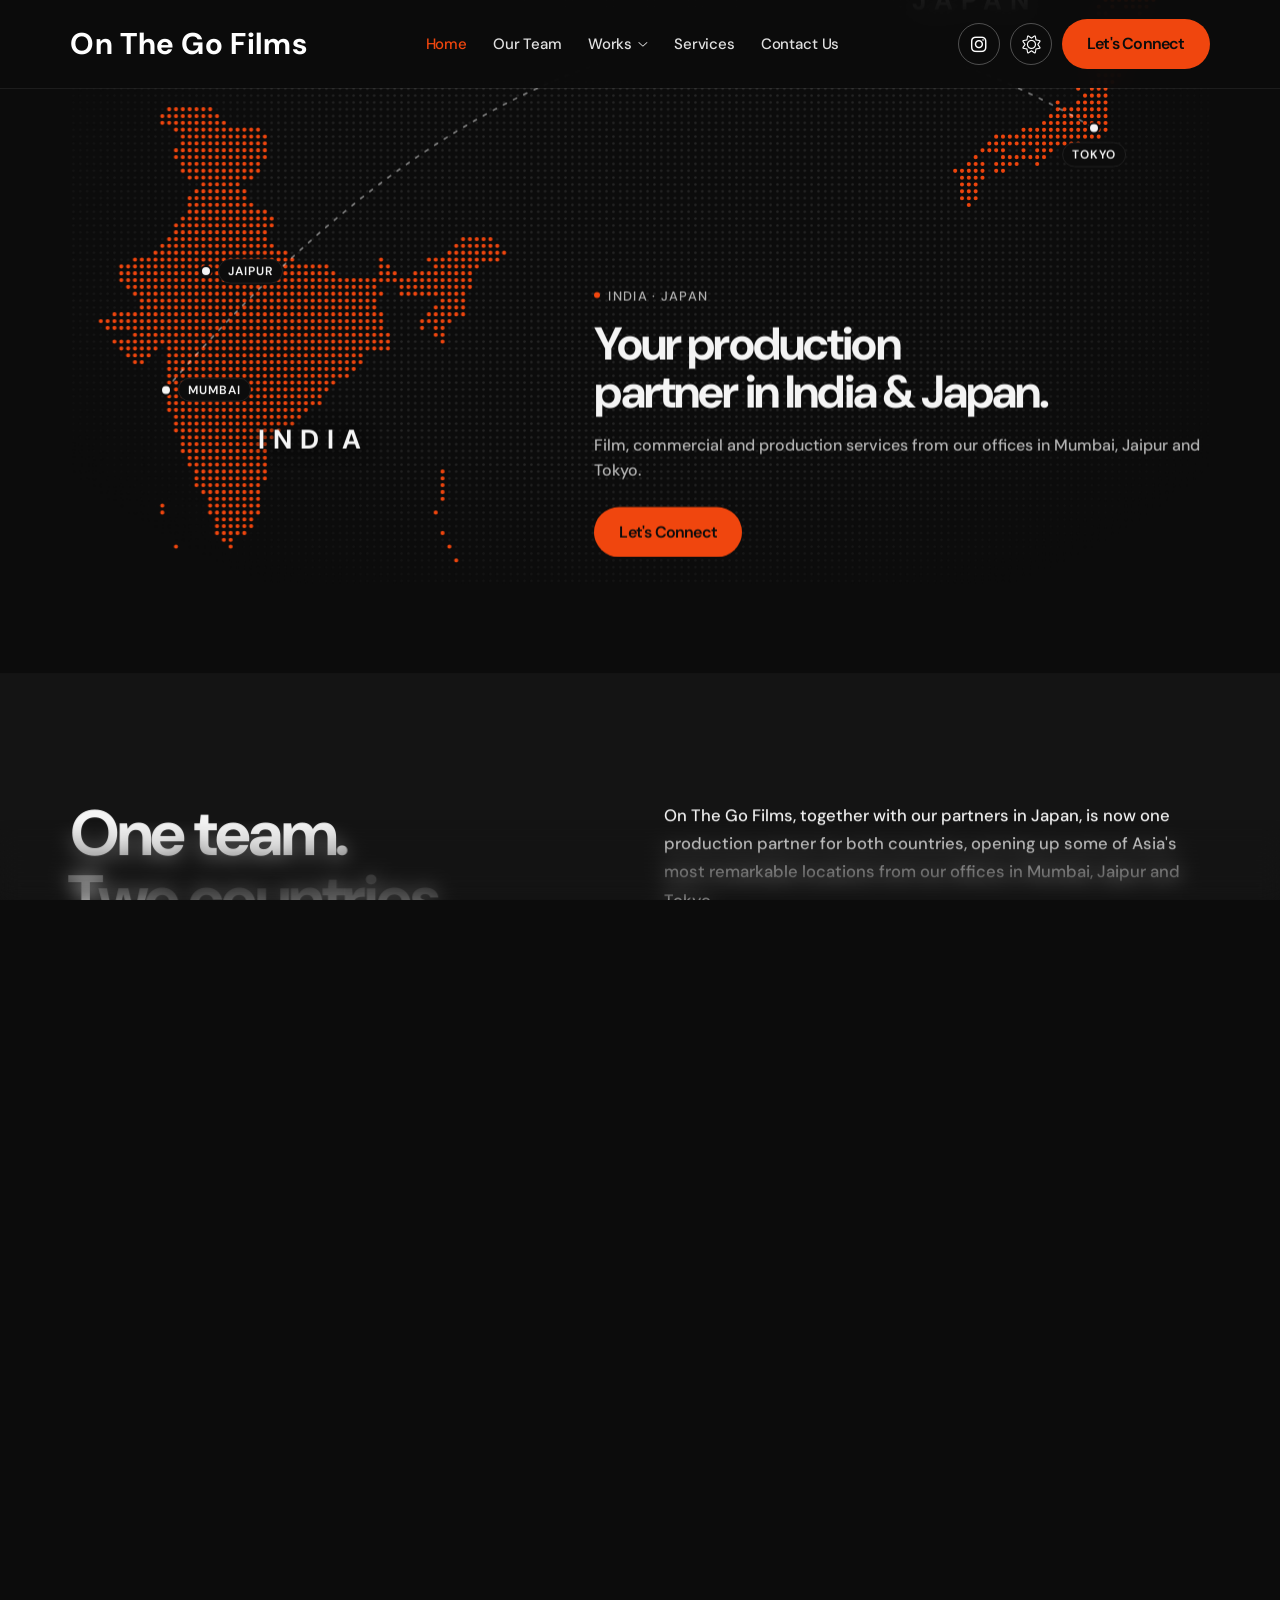
<file: index.html>
﻿<!doctype html>
<html lang="en" data-bs-theme="dark">

<head>
    <!-- prettier-ignore -->
    <meta charset="UTF-8">
    <!-- Theme: dark by default; remember the visitor's choice across pages (runs before paint, so no flash) -->
    <script>
        (function () { try { if (localStorage.getItem('theme') === 'light') document.documentElement.setAttribute('data-bs-theme', 'light'); } catch (e) { } })();
    </script>
    <meta name="viewport" content="width=device-width, initial-scale=1.0">
    <meta name="description"
        content="Film, commercial and production services for productions shooting in India and Japan, from our offices in Mumbai, Jaipur and Tokyo.">
    <meta name="theme-color" content="#0F0F0F">
    <title>On The Go Films — Production Partner in India &amp; Japan | Mumbai, Jaipur &amp; Tokyo</title>
    <!-- Open Graph / social sharing -->
    <!-- TODO before launch: set the live domain as absolute URLs in og:image, og:url, a canonical link and JSON-LD "url" -->
    <meta property="og:type" content="website">
    <meta property="og:site_name" content="On The Go Films">
    <meta property="og:title"
        content="On The Go Films — Production Partner in India &amp; Japan | Mumbai, Jaipur &amp; Tokyo">
    <meta property="og:description"
        content="Film, commercial and production services for productions shooting in India and Japan, from our offices in Mumbai, Jaipur and Tokyo.">
    <meta property="og:image" content="assets/imgs/og.png">
    <meta name="twitter:card" content="summary_large_image">
    <!-- Favicon icon-->
    <link rel="icon" type="image/png" sizes="32x32" href="assets/imgs/template/logo/favicon-camera-32.png">
    <link rel="icon" type="image/png" sizes="64x64" href="assets/imgs/template/logo/favicon-camera-64.png">
    <link rel="apple-touch-icon" sizes="180x180" href="assets/imgs/template/logo/apple-touch-icon.png">
    <script type="application/ld+json">
    {
        "@context": "https://schema.org",
        "@type": "LocalBusiness",
        "name": "On The Go Films",
        "description": "Film, commercial and production services company for productions shooting in India and Japan.",
        "email": "Onthegofilmsfinance@gmail.com",
        "foundingDate": "2017",
        "address": {
            "@type": "PostalAddress",
            "streetAddress": "A-704, Vaishali Nagar, Saat Rasta, Mahalaxmi East",
            "addressLocality": "Mumbai",
            "addressRegion": "Maharashtra",
            "postalCode": "400011",
            "addressCountry": "IN"
        },
        "areaServed": ["IN", "JP"]
    }
    </script>

    <!-- Libs CSS -->
    <link rel="stylesheet" href="assets/css/vendors/carouselTicker.css">
    <link rel="stylesheet" href="assets/css/vendors/bootstrap.min.css">
    <link rel="stylesheet" href="assets/css/vendors/swiper-bundle.min.css">
    <link rel="stylesheet" href="assets/css/vendors/nice-select.css">
    <link rel="stylesheet" href="assets/css/vendors/font-awesome-pro.css">
    <link rel="stylesheet" href="assets/css/vendors/magnific-popup.css">
    <link rel="stylesheet" href="assets/css/vendors/odometer.css">
    <link rel="stylesheet" href="assets/css/vendors/spacing.css">

    <!-- Main CSS -->
    <link rel="stylesheet" href="assets/css/main.css">
    <!-- Site-specific fixes and sections (loaded last so it overrides the template) -->
    <link rel="stylesheet" href="assets/css/custom.css?v=20261030a">
</head>

<body class="at-magic-cursor page-home">
    <a class="otg-skip" href="#main">Skip to content</a>

    <!-- Persistent site header (fixed, visible on every page) -->
    <header class="otg-header is-fixed is-solid" id="site-header">
        <div class="otg-header__inner">
            <a href="index.html" class="otg-header__logo" aria-label="On The Go Films, home">
                <span class="otg-header__logo-text">On The Go Films</span>
            </a>

            <nav class="otg-nav" aria-label="Main">
                <ul class="otg-nav__list">
                    <li><a class="otg-nav__link is-active" aria-current="page" href="index.html">Home</a></li>
                    <li><a class="otg-nav__link" href="team.html">Our Team</a></li>
                    <li class="otg-nav__item--dd">
                        <a class="otg-nav__link" href="works.html">Works <i class="fa-light fa-angle-down"
                                aria-hidden="true"></i></a>
                        <ul class="otg-nav__sub" aria-label="Works categories">
                            <li class="otg-nav__sub-group" aria-hidden="true">India</li>
                            <li><a href="works.html#india-long-formats"><span class="visually-hidden">India: </span>Long
                                    Formats</a></li>
                            <li><a href="works.html#india-commercials"><span class="visually-hidden">India:
                                    </span>Commercials</a></li>
                            <li class="otg-nav__sub-group" aria-hidden="true">Japan</li>
                            <li><a href="works.html#japan-long-formats"><span class="visually-hidden">Japan: </span>Long
                                    Formats</a></li>
                            <li><a href="works.html#japan-shorts"><span class="visually-hidden">Japan: </span>Shorts</a>
                            </li>
                        </ul>
                    </li>
                    <li><a class="otg-nav__link" href="services.html">Services</a></li>
                    <li><a class="otg-nav__link" href="contact.html">Contact Us</a></li>
                </ul>
            </nav>

            <div class="otg-header__actions">
                <!-- Instagram profile URL: INSTAGRAM_URL in src/build.py -->
                <a class="otg-icon-btn otg-header__insta" href="https://www.instagram.com/onthegofilms2026/"
                    target="_blank" rel="noopener" aria-label="On The Go Films on Instagram">
                    <i class="fa-brands fa-instagram" aria-hidden="true"></i>
                </a>
                <button class="otg-icon-btn otg-theme-toggle" type="button" data-theme-toggle
                    aria-label="Switch to light mode">
                    <i class="fa-light fa-sun otg-theme-toggle__sun" aria-hidden="true"></i>
                    <i class="fa-light fa-moon otg-theme-toggle__moon" aria-hidden="true"></i>
                </button>
                <a href="contact.html" class="at-btn at-btn-sm otg-cta-primary otg-header__cta" data-cta="header">
                    <span>
                        <span class="text-1">Let's Connect</span>
                        <span class="text-2">Let's Connect</span>
                    </span>
                </a>
                <button class="otg-icon-btn otg-burger" type="button" aria-expanded="false" aria-controls="otg-mnav"
                    aria-label="Open menu">
                    <span class="otg-burger__lines" aria-hidden="true"><span></span><span></span><span></span></span>
                </button>
            </div>
        </div>

        <!-- Phone / tablet menu -->
        <nav class="otg-mnav" id="otg-mnav" aria-label="Main" hidden>
            <ul class="otg-mnav__list">
                <li><a class="otg-mnav__link is-active" aria-current="page" href="index.html">Home</a></li>
                <li><a class="otg-mnav__link" href="team.html">Our Team</a></li>
                <li>
                    <a class="otg-mnav__link" href="works.html">Works</a>
                    <ul class="otg-mnav__sub">
                        <li><a href="works.html#india-long-formats">India: Long Formats</a></li>
                        <li><a href="works.html#india-commercials">India: Commercials</a></li>
                        <li><a href="works.html#japan-long-formats">Japan: Long Formats</a></li>
                        <li><a href="works.html#japan-shorts">Japan: Shorts</a></li>
                    </ul>
                </li>
                <li><a class="otg-mnav__link" href="services.html">Services</a></li>
                <li><a class="otg-mnav__link" href="contact.html">Contact Us</a></li>
            </ul>
            <a href="contact.html" class="at-btn otg-cta-primary otg-mnav__cta" data-cta="mobile-menu">
                <span>
                    <span class="text-1">Let's Connect</span>
                    <span class="text-2">Let's Connect</span>
                </span>
            </a>
        </nav>
    </header>
    <div class="px-blur-bottom"></div>
    <!-- Begin magic cursor -->
    <div id="magic-cursor" class="cursor-black-bg">
        <div id="ball"></div>
    </div>
    <!-- End magic cursor -->
    <div id="smooth-wrapper" class="is-fixed">
        <div id="smooth-content">
            <main class="bg-neutral-0" id="main" tabindex="-1">
                <!-- Home: India & Japan map (dots generated by src/make_map.py; pin positions are printed by that script) -->
                <section class="otg-hero-map otg-page-head" aria-labelledby="home-title">
                    <div class="otg-hero-map__container">
                        <div class="otg-map">
                            <div class="otg-map__art" role="img"
                                aria-label="Map of India and Japan with our offices in Mumbai, Jaipur and Tokyo">
                                <svg class="otg-map__svg" viewBox="0 0 1000 575" xmlns="http://www.w3.org/2000/svg"
                                    aria-hidden="true" focusable="false">
                                    <defs>
                                        <pattern id="otg-map-grid" width="6" height="6" patternUnits="userSpaceOnUse">
                                            <circle cx="3" cy="3" r="1.1" />
                                        </pattern>
                                        <radialGradient id="otg-map-fade" cx="50%" cy="50%" r="60%">
                                            <stop offset="0.55" stop-color="#fff" />
                                            <stop offset="1" stop-color="#fff" stop-opacity="0" />
                                        </radialGradient>
                                        <mask id="otg-map-mask">
                                            <rect width="1000" height="575" fill="url(#otg-map-fade)" />
                                        </mask>
                                    </defs>
                                    <rect class="otg-map__grid" width="1000" height="575" fill="url(#otg-map-grid)"
                                        mask="url(#otg-map-mask)" />
                                    <path class="otg-map__land otg-map__land--in"
                                        d="M87 159h0m6 0h0m6 0h0m6 0h0m6 0h0m6 0h0m6 0h0M81 165h0m6 0h0m6 0h0m6 0h0m6 0h0m6 0h0m6 0h0m6 0h0m6 0h0M81 171h0m6 0h0m6 0h0m6 0h0m6 0h0m6 0h0m6 0h0m6 0h0m6 0h0m6 0h0M93 177h0m6 0h0m6 0h0m6 0h0m6 0h0m6 0h0m6 0h0m6 0h0m6 0h0m6 0h0m6 0h0m6 0h0m6 0h0M99 183h0m6 0h0m6 0h0m6 0h0m6 0h0m6 0h0m6 0h0m6 0h0m6 0h0m6 0h0m6 0h0m6 0h0m6 0h0M99 189h0m6 0h0m6 0h0m6 0h0m6 0h0m6 0h0m6 0h0m6 0h0m6 0h0m6 0h0m6 0h0m6 0h0m6 0h0M93 195h0m6 0h0m6 0h0m6 0h0m6 0h0m6 0h0m6 0h0m6 0h0m6 0h0m6 0h0m6 0h0m6 0h0m6 0h0m6 0h0M93 201h0m6 0h0m6 0h0m6 0h0m6 0h0m6 0h0m6 0h0m6 0h0m6 0h0m6 0h0m6 0h0m6 0h0m6 0h0m6 0h0M99 207h0m6 0h0m6 0h0m6 0h0m6 0h0m6 0h0m6 0h0m6 0h0m6 0h0m6 0h0m6 0h0m6 0h0M99 213h0m6 0h0m6 0h0m6 0h0m6 0h0m6 0h0m6 0h0m6 0h0m6 0h0m6 0h0m6 0h0m6 0h0M105 219h0m6 0h0m6 0h0m6 0h0m6 0h0m6 0h0m6 0h0m6 0h0m6 0h0m6 0h0M117 225h0m6 0h0m6 0h0m6 0h0m6 0h0m6 0h0M111 231h0m6 0h0m6 0h0m6 0h0m6 0h0m6 0h0m6 0h0m6 0h0M105 237h0m6 0h0m6 0h0m6 0h0m6 0h0m6 0h0m6 0h0m6 0h0m6 0h0M105 243h0m6 0h0m6 0h0m6 0h0m6 0h0m6 0h0m6 0h0m6 0h0m6 0h0m6 0h0M105 249h0m6 0h0m6 0h0m6 0h0m6 0h0m6 0h0m6 0h0m6 0h0m6 0h0m6 0h0m6 0h0m6 0h0M99 255h0m6 0h0m6 0h0m6 0h0m6 0h0m6 0h0m6 0h0m6 0h0m6 0h0m6 0h0m6 0h0m6 0h0m6 0h0m6 0h0M93 261h0m6 0h0m6 0h0m6 0h0m6 0h0m6 0h0m6 0h0m6 0h0m6 0h0m6 0h0m6 0h0m6 0h0m6 0h0m6 0h0m6 0h0M93 267h0m6 0h0m6 0h0m6 0h0m6 0h0m6 0h0m6 0h0m6 0h0m6 0h0m6 0h0m6 0h0m6 0h0m6 0h0m6 0h0M87 273h0m6 0h0m6 0h0m6 0h0m6 0h0m6 0h0m6 0h0m6 0h0m6 0h0m6 0h0m6 0h0m6 0h0m6 0h0m6 0h0m6 0h0m174 0h0m6 0h0m6 0h0m6 0h0m6 0h0M81 279h0m6 0h0m6 0h0m6 0h0m6 0h0m6 0h0m6 0h0m6 0h0m6 0h0m6 0h0m6 0h0m6 0h0m6 0h0m6 0h0m6 0h0m6 0h0m6 0h0m162 0h0m6 0h0m6 0h0m6 0h0m6 0h0m6 0h0m6 0h0M75 285h0m6 0h0m6 0h0m6 0h0m6 0h0m6 0h0m6 0h0m6 0h0m6 0h0m6 0h0m6 0h0m6 0h0m6 0h0m6 0h0m6 0h0m6 0h0m6 0h0m6 0h0m6 0h0m6 0h0m144 0h0m6 0h0m6 0h0m6 0h0m6 0h0m6 0h0m6 0h0m6 0h0m6 0h0M57 291h0m6 0h0m6 0h0m6 0h0m6 0h0m6 0h0m6 0h0m6 0h0m6 0h0m6 0h0m6 0h0m6 0h0m6 0h0m6 0h0m6 0h0m6 0h0m6 0h0m6 0h0m6 0h0m6 0h0m6 0h0m6 0h0m6 0h0m6 0h0m78 0h0m42 0h0m6 0h0m6 0h0m6 0h0m6 0h0m6 0h0m6 0h0m6 0h0m6 0h0m6 0h0m6 0h0M45 297h0m6 0h0m6 0h0m6 0h0m6 0h0m6 0h0m6 0h0m6 0h0m6 0h0m6 0h0m6 0h0m6 0h0m6 0h0m6 0h0m6 0h0m6 0h0m6 0h0m6 0h0m6 0h0m6 0h0m6 0h0m6 0h0m6 0h0m6 0h0m6 0h0m6 0h0m6 0h0m6 0h0m6 0h0m6 0h0m6 0h0m48 0h0m6 0h0m42 0h0m6 0h0m6 0h0m6 0h0m6 0h0m6 0h0m6 0h0M45 303h0m6 0h0m6 0h0m6 0h0m6 0h0m6 0h0m6 0h0m6 0h0m6 0h0m6 0h0m6 0h0m6 0h0m6 0h0m6 0h0m6 0h0m6 0h0m6 0h0m6 0h0m6 0h0m6 0h0m6 0h0m6 0h0m6 0h0m6 0h0m6 0h0m6 0h0m6 0h0m6 0h0m6 0h0m6 0h0m6 0h0m6 0h0m42 0h0m6 0h0m6 0h0m18 0h0m6 0h0m6 0h0m6 0h0m6 0h0m6 0h0m6 0h0m6 0h0m6 0h0M45 309h0m6 0h0m6 0h0m6 0h0m6 0h0m6 0h0m6 0h0m6 0h0m6 0h0m6 0h0m6 0h0m6 0h0m6 0h0m6 0h0m6 0h0m6 0h0m6 0h0m6 0h0m6 0h0m6 0h0m6 0h0m6 0h0m6 0h0m6 0h0m6 0h0m6 0h0m6 0h0m6 0h0m6 0h0m6 0h0m6 0h0m6 0h0m6 0h0m6 0h0m6 0h0m6 0h0m6 0h0m6 0h0m6 0h0m6 0h0m6 0h0m6 0h0m6 0h0m6 0h0m6 0h0m6 0h0m6 0h0m6 0h0m6 0h0m6 0h0m6 0h0m6 0h0M51 315h0m6 0h0m6 0h0m6 0h0m6 0h0m6 0h0m6 0h0m6 0h0m6 0h0m6 0h0m6 0h0m6 0h0m6 0h0m6 0h0m6 0h0m6 0h0m6 0h0m6 0h0m6 0h0m6 0h0m6 0h0m6 0h0m6 0h0m6 0h0m6 0h0m6 0h0m6 0h0m6 0h0m6 0h0m6 0h0m6 0h0m6 0h0m6 0h0m6 0h0m6 0h0m6 0h0m6 0h0m24 0h0m6 0h0m6 0h0m6 0h0m6 0h0m6 0h0m6 0h0m6 0h0m6 0h0m6 0h0m6 0h0M57 321h0m6 0h0m6 0h0m6 0h0m6 0h0m6 0h0m6 0h0m6 0h0m6 0h0m6 0h0m6 0h0m6 0h0m6 0h0m6 0h0m6 0h0m6 0h0m6 0h0m6 0h0m6 0h0m6 0h0m6 0h0m6 0h0m6 0h0m6 0h0m6 0h0m6 0h0m6 0h0m6 0h0m6 0h0m6 0h0m6 0h0m6 0h0m6 0h0m6 0h0m6 0h0m6 0h0m6 0h0m18 0h0m6 0h0m6 0h0m6 0h0m6 0h0m6 0h0m6 0h0m6 0h0m6 0h0m6 0h0M63 327h0m6 0h0m6 0h0m6 0h0m6 0h0m6 0h0m6 0h0m6 0h0m6 0h0m6 0h0m6 0h0m6 0h0m6 0h0m6 0h0m6 0h0m6 0h0m6 0h0m6 0h0m6 0h0m6 0h0m6 0h0m6 0h0m6 0h0m6 0h0m6 0h0m6 0h0m6 0h0m6 0h0m6 0h0m6 0h0m6 0h0m6 0h0m6 0h0m6 0h0m6 0h0m60 0h0m6 0h0m6 0h0m6 0h0M63 333h0m6 0h0m6 0h0m6 0h0m6 0h0m6 0h0m6 0h0m6 0h0m6 0h0m6 0h0m6 0h0m6 0h0m6 0h0m6 0h0m6 0h0m6 0h0m6 0h0m6 0h0m6 0h0m6 0h0m6 0h0m6 0h0m6 0h0m6 0h0m6 0h0m6 0h0m6 0h0m6 0h0m6 0h0m6 0h0m6 0h0m6 0h0m6 0h0m6 0h0m6 0h0m54 0h0m6 0h0m6 0h0m6 0h0m6 0h0M39 339h0m6 0h0m6 0h0m6 0h0m6 0h0m6 0h0m6 0h0m6 0h0m6 0h0m6 0h0m6 0h0m6 0h0m6 0h0m6 0h0m6 0h0m6 0h0m6 0h0m6 0h0m6 0h0m6 0h0m6 0h0m6 0h0m6 0h0m6 0h0m6 0h0m6 0h0m6 0h0m6 0h0m6 0h0m6 0h0m6 0h0m6 0h0m6 0h0m6 0h0m6 0h0m6 0h0m6 0h0m6 0h0m6 0h0m6 0h0m42 0h0m6 0h0m6 0h0m6 0h0m6 0h0m6 0h0M27 345h0m6 0h0m6 0h0m6 0h0m6 0h0m6 0h0m6 0h0m6 0h0m6 0h0m6 0h0m6 0h0m6 0h0m6 0h0m6 0h0m6 0h0m6 0h0m6 0h0m6 0h0m6 0h0m6 0h0m6 0h0m6 0h0m6 0h0m6 0h0m6 0h0m6 0h0m6 0h0m6 0h0m6 0h0m6 0h0m6 0h0m6 0h0m6 0h0m6 0h0m6 0h0m6 0h0m6 0h0m6 0h0m6 0h0m6 0h0m6 0h0m6 0h0m36 0h0m6 0h0m6 0h0m6 0h0m6 0h0M33 351h0m6 0h0m6 0h0m6 0h0m6 0h0m6 0h0m6 0h0m6 0h0m6 0h0m6 0h0m6 0h0m6 0h0m6 0h0m6 0h0m6 0h0m6 0h0m6 0h0m6 0h0m6 0h0m6 0h0m6 0h0m6 0h0m6 0h0m6 0h0m6 0h0m6 0h0m6 0h0m6 0h0m6 0h0m6 0h0m6 0h0m6 0h0m6 0h0m6 0h0m6 0h0m6 0h0m6 0h0m6 0h0m6 0h0m6 0h0m6 0h0m36 0h0m12 0h0m6 0h0M57 357h0m6 0h0m6 0h0m6 0h0m6 0h0m6 0h0m6 0h0m6 0h0m6 0h0m6 0h0m6 0h0m6 0h0m6 0h0m6 0h0m6 0h0m6 0h0m6 0h0m6 0h0m6 0h0m6 0h0m6 0h0m6 0h0m6 0h0m6 0h0m6 0h0m6 0h0m6 0h0m6 0h0m6 0h0m6 0h0m6 0h0m6 0h0m6 0h0m6 0h0m6 0h0m6 0h0m6 0h0m6 0h0m42 0h0m6 0h0M39 363h0m6 0h0m6 0h0m6 0h0m6 0h0m6 0h0m6 0h0m6 0h0m6 0h0m6 0h0m6 0h0m6 0h0m6 0h0m6 0h0m6 0h0m6 0h0m6 0h0m6 0h0m6 0h0m6 0h0m6 0h0m6 0h0m6 0h0m6 0h0m6 0h0m6 0h0m6 0h0m6 0h0m6 0h0m6 0h0m6 0h0m6 0h0m6 0h0m6 0h0m6 0h0m6 0h0m6 0h0m6 0h0m6 0h0m6 0h0m6 0h0m48 0h0M45 369h0m6 0h0m6 0h0m6 0h0m6 0h0m6 0h0m12 0h0m6 0h0m6 0h0m6 0h0m6 0h0m6 0h0m6 0h0m6 0h0m6 0h0m6 0h0m6 0h0m6 0h0m6 0h0m6 0h0m6 0h0m6 0h0m6 0h0m6 0h0m6 0h0m6 0h0m6 0h0m6 0h0m6 0h0m6 0h0m6 0h0m6 0h0m6 0h0m6 0h0m6 0h0m6 0h0m6 0h0m6 0h0m6 0h0M51 375h0m6 0h0m6 0h0m6 0h0m18 0h0m6 0h0m6 0h0m6 0h0m6 0h0m6 0h0m6 0h0m6 0h0m6 0h0m6 0h0m6 0h0m6 0h0m6 0h0m6 0h0m6 0h0m6 0h0m6 0h0m6 0h0m6 0h0m6 0h0m6 0h0m6 0h0m6 0h0m6 0h0m6 0h0m6 0h0m6 0h0m6 0h0m6 0h0M57 381h0m6 0h0m24 0h0m6 0h0m6 0h0m6 0h0m6 0h0m6 0h0m6 0h0m6 0h0m6 0h0m6 0h0m6 0h0m6 0h0m6 0h0m6 0h0m6 0h0m6 0h0m6 0h0m6 0h0m6 0h0m6 0h0m6 0h0m6 0h0m6 0h0m6 0h0m6 0h0m6 0h0m6 0h0m6 0h0m6 0h0M87 387h0m6 0h0m6 0h0m6 0h0m6 0h0m6 0h0m6 0h0m6 0h0m6 0h0m6 0h0m6 0h0m6 0h0m6 0h0m6 0h0m6 0h0m6 0h0m6 0h0m6 0h0m6 0h0m6 0h0m6 0h0m6 0h0m6 0h0m6 0h0m6 0h0m6 0h0m6 0h0m6 0h0M87 393h0m6 0h0m6 0h0m6 0h0m6 0h0m6 0h0m6 0h0m6 0h0m6 0h0m6 0h0m6 0h0m6 0h0m6 0h0m6 0h0m6 0h0m6 0h0m6 0h0m6 0h0m6 0h0m6 0h0m6 0h0m6 0h0m6 0h0m6 0h0m6 0h0m6 0h0m6 0h0M87 399h0m6 0h0m6 0h0m6 0h0m6 0h0m6 0h0m6 0h0m6 0h0m6 0h0m6 0h0m6 0h0m6 0h0m6 0h0m6 0h0m6 0h0m6 0h0m6 0h0m6 0h0m6 0h0m6 0h0m6 0h0m6 0h0m6 0h0m6 0h0m6 0h0M87 405h0m6 0h0m6 0h0m6 0h0m6 0h0m6 0h0m6 0h0m6 0h0m6 0h0m6 0h0m6 0h0m6 0h0m6 0h0m6 0h0m6 0h0m6 0h0m6 0h0m6 0h0m6 0h0m6 0h0m6 0h0m6 0h0m6 0h0m6 0h0M87 411h0m6 0h0m6 0h0m6 0h0m6 0h0m6 0h0m6 0h0m6 0h0m6 0h0m6 0h0m6 0h0m6 0h0m6 0h0m6 0h0m6 0h0m6 0h0m6 0h0m6 0h0m6 0h0m6 0h0m6 0h0m6 0h0m6 0h0M87 417h0m6 0h0m6 0h0m6 0h0m6 0h0m6 0h0m6 0h0m6 0h0m6 0h0m6 0h0m6 0h0m6 0h0m6 0h0m6 0h0m6 0h0m6 0h0m6 0h0m6 0h0m6 0h0m6 0h0m6 0h0m6 0h0m6 0h0M87 423h0m6 0h0m6 0h0m6 0h0m6 0h0m6 0h0m6 0h0m6 0h0m6 0h0m6 0h0m6 0h0m6 0h0m6 0h0m6 0h0m6 0h0m6 0h0m6 0h0m6 0h0m6 0h0m6 0h0m6 0h0M93 429h0m6 0h0m6 0h0m6 0h0m6 0h0m6 0h0m6 0h0m6 0h0m6 0h0m6 0h0m6 0h0m6 0h0m6 0h0m6 0h0m6 0h0m6 0h0m6 0h0m6 0h0m6 0h0M93 435h0m6 0h0m6 0h0m6 0h0m6 0h0m6 0h0m6 0h0m6 0h0m6 0h0m6 0h0m6 0h0m6 0h0m6 0h0m6 0h0m6 0h0m6 0h0m6 0h0m6 0h0M93 441h0m6 0h0m6 0h0m6 0h0m6 0h0m6 0h0m6 0h0m6 0h0m6 0h0m6 0h0m6 0h0m6 0h0m6 0h0m6 0h0m6 0h0m6 0h0M99 447h0m6 0h0m6 0h0m6 0h0m6 0h0m6 0h0m6 0h0m6 0h0m6 0h0m6 0h0m6 0h0m6 0h0m6 0h0m6 0h0M99 453h0m6 0h0m6 0h0m6 0h0m6 0h0m6 0h0m6 0h0m6 0h0m6 0h0m6 0h0m6 0h0m6 0h0m6 0h0M99 459h0m6 0h0m6 0h0m6 0h0m6 0h0m6 0h0m6 0h0m6 0h0m6 0h0m6 0h0m6 0h0m6 0h0m6 0h0M105 465h0m6 0h0m6 0h0m6 0h0m6 0h0m6 0h0m6 0h0m6 0h0m6 0h0m6 0h0m6 0h0m6 0h0M105 471h0m6 0h0m6 0h0m6 0h0m6 0h0m6 0h0m6 0h0m6 0h0m6 0h0m6 0h0m6 0h0m6 0h0M111 477h0m6 0h0m6 0h0m6 0h0m6 0h0m6 0h0m6 0h0m6 0h0m6 0h0m6 0h0m6 0h0m156 0h0M111 483h0m6 0h0m6 0h0m6 0h0m6 0h0m6 0h0m6 0h0m6 0h0m6 0h0m6 0h0m6 0h0m156 0h0M111 489h0m6 0h0m6 0h0m6 0h0m6 0h0m6 0h0m6 0h0m6 0h0m6 0h0m6 0h0m162 0h0M117 495h0m6 0h0m6 0h0m6 0h0m6 0h0m6 0h0m6 0h0m6 0h0m6 0h0m162 0h0M123 501h0m6 0h0m6 0h0m6 0h0m6 0h0m6 0h0m6 0h0m6 0h0m162 0h0M81 507h0m42 0h0m6 0h0m6 0h0m6 0h0m6 0h0m6 0h0m6 0h0m6 0h0M81 513h0m42 0h0m6 0h0m6 0h0m6 0h0m6 0h0m6 0h0m6 0h0m6 0h0m156 0h0M129 519h0m6 0h0m6 0h0m6 0h0m6 0h0m6 0h0M129 525h0m6 0h0m6 0h0m6 0h0m6 0h0m6 0h0M129 531h0m6 0h0m6 0h0m6 0h0m6 0h0m174 0h0M135 537h0m6 0h0M93 543h0m48 0h0m192 0h0M339 555h0" />
                                    <path class="otg-map__land otg-map__land--jp"
                                        d="M927 21h0M927 27h0m6 0h0M927 33h0m6 0h0m6 0h0M927 39h0m6 0h0m6 0h0m6 0h0M927 45h0m6 0h0m6 0h0m6 0h0m6 0h0m6 0h0m6 0h0M921 51h0m6 0h0m6 0h0m6 0h0m6 0h0m6 0h0m6 0h0m6 0h0M909 57h0m6 0h0m6 0h0m6 0h0m6 0h0m6 0h0m6 0h0m6 0h0m6 0h0m6 0h0M909 63h0m6 0h0m6 0h0m6 0h0m6 0h0m6 0h0m6 0h0m6 0h0M903 69h0m12 0h0m12 0h0m6 0h0m6 0h0m6 0h0M903 75h0m6 0h0m30 0h0M909 81h0M915 87h0M909 93h0m6 0h0M903 99h0m6 0h0m6 0h0M903 105h0m6 0h0m6 0h0m6 0h0M903 111h0m6 0h0m6 0h0m6 0h0M903 117h0m6 0h0m6 0h0m6 0h0M903 123h0m6 0h0m6 0h0m6 0h0M903 129h0m6 0h0m6 0h0m6 0h0M897 135h0m6 0h0m6 0h0m6 0h0M885 141h0m12 0h0m6 0h0m6 0h0M891 147h0m6 0h0m6 0h0m6 0h0M867 153h0m18 0h0m6 0h0m6 0h0m6 0h0m6 0h0M867 159h0m6 0h0m6 0h0m6 0h0m6 0h0m6 0h0m6 0h0m6 0h0M861 165h0m6 0h0m6 0h0m6 0h0m6 0h0m6 0h0m6 0h0m6 0h0m6 0h0M855 171h0m6 0h0m6 0h0m6 0h0m6 0h0m6 0h0m6 0h0m6 0h0m6 0h0m6 0h0M837 177h0m6 0h0m6 0h0m6 0h0m6 0h0m6 0h0m6 0h0m6 0h0m6 0h0m6 0h0m6 0h0m6 0h0m6 0h0M813 183h0m6 0h0m6 0h0m6 0h0m6 0h0m6 0h0m6 0h0m6 0h0m6 0h0m6 0h0m6 0h0m6 0h0m6 0h0m6 0h0m6 0h0m6 0h0M807 189h0m6 0h0m6 0h0m6 0h0m6 0h0m6 0h0m6 0h0m6 0h0m6 0h0m6 0h0m6 0h0m6 0h0m6 0h0m6 0h0M801 195h0m6 0h0m6 0h0m6 0h0m18 0h0m12 0h0m6 0h0m6 0h0M795 201h0m24 0h0m6 0h0m6 0h0m6 0h0m6 0h0m6 0h0m6 0h0M789 207h0m6 0h0m6 0h0m12 0h0m6 0h0m6 0h0m6 0h0m18 0h0M777 213h0m6 0h0m6 0h0m6 0h0m6 0h0m12 0h0m6 0h0M783 219h0m6 0h0m6 0h0m6 0h0M783 225h0m6 0h0m6 0h0M783 231h0m6 0h0m6 0h0M783 237h0m6 0h0m6 0h0M789 243h0" />
                                    <path class="otg-map__arc" d="M83.9 405.0Q491.3 -69.0 898.7 175.6" />
                                </svg>
                                <span class="otg-map__label" style="--x: 20.98%; --y: 78.16%;"
                                    aria-hidden="true">India</span>
                                <span class="otg-map__label" style="--x: 79.02%; --y: 11.04%;"
                                    aria-hidden="true">Japan</span>
                                <span class="otg-map__pin" style="--x: 8.39%; --y: 70.43%;" aria-hidden="true"><span
                                        class="otg-map__pin-name">Mumbai</span></span>
                                <span class="otg-map__pin" style="--x: 11.94%; --y: 52.37%;" aria-hidden="true"><span
                                        class="otg-map__pin-name">Jaipur</span></span>
                                <span class="otg-map__pin otg-map__pin--below" style="--x: 89.87%; --y: 30.54%;"
                                    aria-hidden="true"><span class="otg-map__pin-name">Tokyo</span></span>
                            </div>

                            <div class="otg-hero-map__text">
                                <div class="sec-5-home-11__eyebrow d-inline-flex align-items-center gap-2">
                                    <span class="sec-5-home-11__eyebrow-dot" aria-hidden="true"></span>
                                    <span class="sec-5-home-11__eyebrow-text text-uppercase">India &middot; Japan</span>
                                </div>
                                <h1 class="otg-hero-map__title mt-3 mb-0" id="home-title">Your production partner in
                                    India &amp; Japan.</h1>
                                <p class="otg-hero-map__sub mt-3 mb-0">Film, commercial and production services from our
                                    offices in Mumbai, Jaipur and Tokyo.</p>
                                <a href="contact.html" class="at-btn otg-cta-primary mt-4" data-cta="home-map">
                                    <span>
                                        <span class="text-1">Let's Connect</span>
                                        <span class="text-2">Let's Connect</span>
                                    </span>
                                </a>
                            </div>
                        </div>
                    </div>
                </section>
                <!-- Home: the India–Japan alliance (structure follows CREATV's CREATVASIA page) -->
                <section class="otg-alliance" aria-labelledby="alliance-title">
                    <div class="otg-alliance__container">
                        <div class="row g-4 g-xl-5 justify-content-between">
                            <div class="col-lg-5">
                                <h2 class="otg-alliance__title mb-0 reveal-text" id="alliance-title">One team. <br>Two
                                    countries.</h2>
                            </div>
                            <div class="col-lg-6">
                                <div class="otg-alliance__text at_fade_anim" data-delay=".1">
                                    <p>On The Go Films, together with our partners in Japan, is now one production
                                        partner for both countries, opening up some of Asia's most remarkable locations
                                        from our offices in Mumbai, Jaipur and Tokyo.</p>
                                    <p>We help you, your clients and your partners reach your production goals wherever
                                        you want to shoot. On cross-border shoots, one team on both sides makes your
                                        production plan and your budget far simpler.</p>
                                    <p class="mb-0">Through our partnership with award-winning, Tokyo-based director and
                                        producer Anshul Chauhan, international productions get shared networks of crew,
                                        talent and local resources in both countries.</p>
                                </div>
                            </div>
                        </div>
                    </div>
                </section>

                <section class="otg-pillars" aria-labelledby="pillars-title">
                    <div class="otg-pillars__container">
                        <h2 class="otg-pillars__lead at_fade_anim" id="pillars-title" data-delay=".05">The On The Go
                            Films India–Japan alliance brings two countries under one production team.</h2>

                        <ul class="otg-pillars__list list-unstyled mb-0">
                            <li class="otg-pillar at_fade_anim" data-delay=".05">
                                <h3 class="otg-pillar__title">Creative</h3>
                                <p class="otg-pillar__text mb-0">Our teams know both countries and can help with
                                    creative briefs, scripts, casting and the cultural crossover between India, Japan
                                    and your home market.</p>
                            </li>
                            <li class="otg-pillar at_fade_anim" data-delay=".1">
                                <h3 class="otg-pillar__title">Logistics</h3>
                                <p class="otg-pillar__text mb-0">We plan your production in one country or both, across
                                    several cities and regions: permits, crew, equipment, travel and locations.</p>
                            </li>
                            <li class="otg-pillar at_fade_anim" data-delay=".15">
                                <h3 class="otg-pillar__title">Finance</h3>
                                <p class="otg-pillar__text mb-0">One point of contact and one budget. We act as a single
                                    hub for your production anywhere in India and Japan.</p>
                            </li>
                        </ul>

                        <div class="otg-closing at_fade_anim" data-delay=".05">
                            <p class="otg-closing__lead mb-0">From pre-production to the shoot, the edit and post, we
                                deliver</p>
                            <p class="otg-closing__big mb-0"><span class="otg-closing__accent">seamless,
                                    cost-effective</span> <span class="otg-closing__word">production</span></p>
                            <p class="otg-closing__cta mb-0"><a href="contact.html" data-cta="home-closing">Let's
                                    connect</a> to talk about how On The Go Films can meet your production needs.</p>
                        </div>
                    </div>
                </section>
            </main>
            <!-- Footer -->
            <footer class="footer-11 changeless overflow-hidden" id="footer">
                <div class="footer-11__bg" aria-hidden="true">
                    <div class="footer-11__bg-lines">
                        <span></span>
                        <span></span>
                        <span></span>
                        <span></span>
                        <span></span>
                        <span></span>
                        <span></span>
                        <span></span>
                    </div>
                </div>

                <div class="container-2200 px-lg-5 px-3 position-relative">
                    <div class="footer-11__mid py-5">
                        <div class="row g-5 align-items-start">
                            <!-- Brand -->
                            <div class="col-12">
                                <div class="footer-11__brand">
                                    <a href="index.html"
                                        class="d-inline-flex align-items-center text-decoration-none mb-3">
                                        <span class="h4 fw-700 text-white mb-0">On The Go Films</span>
                                    </a>
                                    <p class="neutral-400 fz-font-lg mb-4" style="max-width: 380px;">
                                        Built for the fast forward generation.<br>
                                        Driven by stories, powered by motion.
                                    </p>
                                    <p class="footer-11__contact-line mb-0">
                                        <a href="mailto:Onthegofilmsfinance@gmail.com"
                                            class="text-white text-decoration-none">
                                            <i class="fa-light fa-envelope me-2 text-white-50"
                                                aria-hidden="true"></i>Onthegofilmsfinance@gmail.com
                                        </a>
                                    </p>
                                </div>
                            </div>

                            <!-- Offices -->
                            <div class="col-12">
                                <h2 class="h6 text-uppercase neutral-500 fw-600 mb-25">Our Offices</h2>
                                <ul class="otg-offices list-unstyled mb-0">
                                    <li class="otg-office">
                                        <p class="otg-office__city"><i class="fa-light fa-location-dot"
                                                aria-hidden="true"></i>Tokyo, Japan</p>
                                        <p class="otg-office__addr"><span class="d-block">14-504, Akatsuka Shinmachi
                                                3-32,</span><span class="d-block">Itabashi-ku,</span><span
                                                class="d-block">Tokyo 175-0093, Japan</span></p>
                                    </li>
                                    <li class="otg-office">
                                        <p class="otg-office__city"><i class="fa-light fa-location-dot"
                                                aria-hidden="true"></i>Mumbai, India</p>
                                        <p class="otg-office__addr"><span class="d-block">A-704, Vaishali Nagar, Saat
                                                Rasta,</span><span class="d-block">Mahalaxmi East, Mumbai –
                                                400011,</span><span class="d-block">Maharashtra, India</span></p>
                                    </li>
                                    <li class="otg-office">
                                        <p class="otg-office__city"><i class="fa-light fa-location-dot"
                                                aria-hidden="true"></i>Jaipur, India</p>
                                        <p class="otg-office__addr"><span class="d-block">92, Rajive Vihar, New Sanganer
                                                Road,</span><span class="d-block">Rajat Path, Mansarovar,</span><span
                                                class="d-block">Jaipur, Rajasthan, India</span></p>
                                    </li>
                                </ul>
                            </div>
                        </div>
                    </div>

                    <!-- Bottom bar -->
                    <div class="footer-11__bottom">
                        <div
                            class="footer-11__bottom-inner d-flex flex-wrap align-items-center justify-content-between gap-3">
                            <div class="d-flex flex-wrap align-items-center gap-3 gap-xxl-4">
                                <span class="footer-11__copy">On The Go Films &copy; 2026. All rights reserved.</span>
                                <span class="footer-11__tagline d-none d-sm-inline">Built for the fast forward
                                    generation</span>
                            </div>
                        </div>
                    </div>
                </div>
            </footer>
        </div>
    </div>


    <!-- back to top start -->
    <div class="back-to-top-wrapper">
        <button id="back_to_top" type="button" class="back-to-top-btn" aria-label="Back to top">
            <svg width="12" height="7" viewBox="0 0 12 7" fill="none" xmlns="http://www.w3.org/2000/svg"
                aria-hidden="true">
                <path d="M11 6L6 1L1 6" stroke="currentColor" stroke-width="1.5" stroke-linecap="round"
                    stroke-linejoin="round" />
            </svg>
        </button>
    </div>
    <!-- back to top end -->
    <!-- Libs JS -->
    <script src="assets/js/vendors/jquery-3.7.1.min.js"></script>
    <script src="assets/js/vendors/plugin.js"></script>
    <script src="assets/js/vendors/bootstrap.min.js"></script>
    <script src="assets/js/vendors/swiper-bundle.min.js"></script>
    <script src="assets/js/vendors/jquery.carouselTicker.min.js"></script>
    <script src="assets/js/vendors/jquery.magnific-popup.min.js"></script>
    <script src="assets/js/vendors/jquery.odometer.min.js"></script>
    <script src="assets/js/vendors/jquery.appear.js"></script>
    <script src="assets/js/vendors/jquery.elevatezoom.js"></script>
    <script src="assets/js/vendors/nice-select.js"></script>
    <script src="assets/js/vendors/parallax.js"></script>
    <script src="assets/js/vendors/ripple-2.js"></script>
    <script src="assets/js/vendors/imagesloaded-pkgd.js"></script>
    <script src="assets/js/vendors/isotope.pkgd.min.js"></script>
    <script src="assets/js/vendors/image-hover-effects.js"></script>
    <script src="assets/js/at-cursor.js"></script>
    <script src="assets/js/main.js?v=20261030a"></script>
    <script src="assets/js/site.js?v=20261030a"></script>

</body>

</html>
</file>
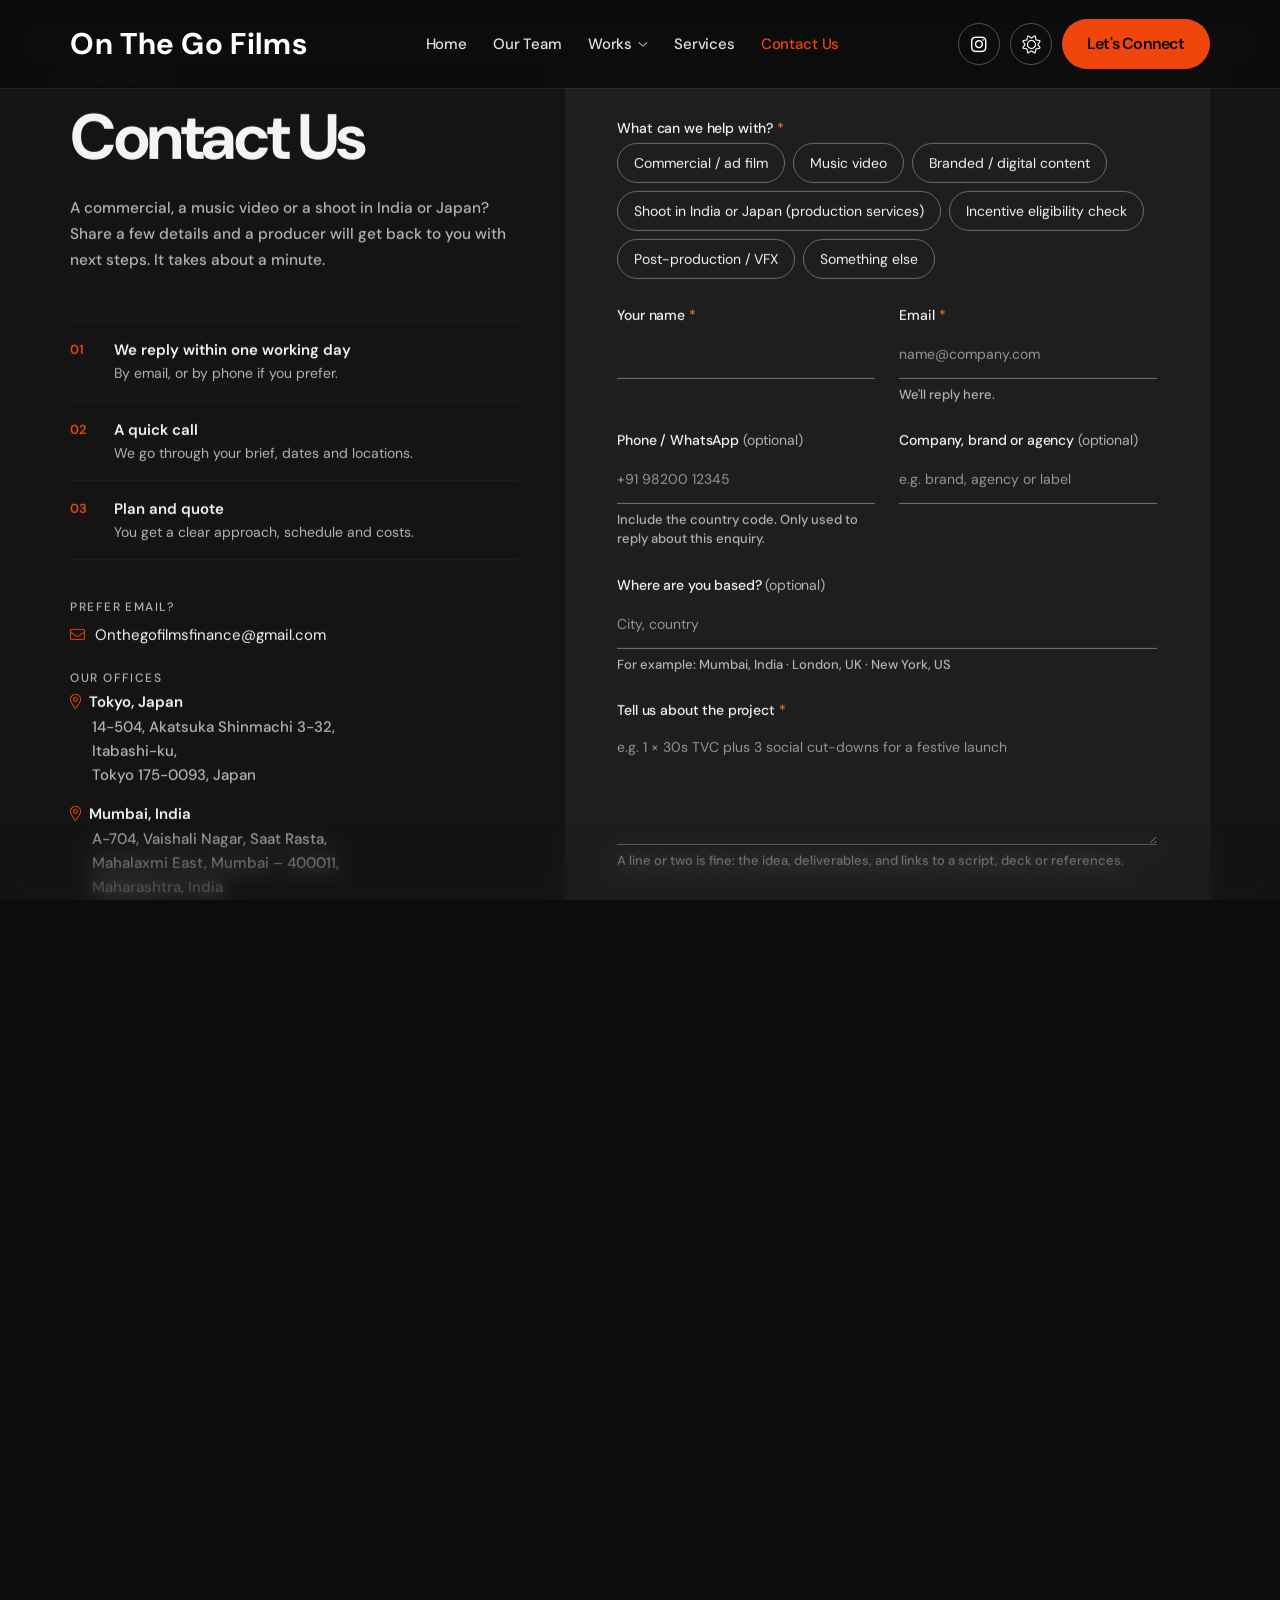
<file: contact.html>
﻿<!doctype html>
<html lang="en" data-bs-theme="dark">

<head>
    <!-- prettier-ignore -->
    <meta charset="UTF-8">
    <!-- Theme: dark by default; remember the visitor's choice across pages (runs before paint, so no flash) -->
    <script>
        (function () { try { if (localStorage.getItem('theme') === 'light') document.documentElement.setAttribute('data-bs-theme', 'light'); } catch (e) { } })();
    </script>
    <meta name="viewport" content="width=device-width, initial-scale=1.0">
    <meta name="description"
        content="Tell us about your commercial, music video or shoot in India or Japan. A producer will reply within one working day.">
    <meta name="theme-color" content="#0F0F0F">
    <title>Contact Us | On The Go Films</title>
    <!-- Open Graph / social sharing -->
    <!-- TODO before launch: set the live domain as absolute URLs in og:image, og:url, a canonical link and JSON-LD "url" -->
    <meta property="og:type" content="website">
    <meta property="og:site_name" content="On The Go Films">
    <meta property="og:title" content="Contact Us | On The Go Films">
    <meta property="og:description"
        content="Tell us about your commercial, music video or shoot in India or Japan. A producer will reply within one working day.">
    <meta property="og:image" content="assets/imgs/og.png">
    <meta name="twitter:card" content="summary_large_image">
    <!-- Favicon icon-->
    <link rel="icon" type="image/png" sizes="32x32" href="assets/imgs/template/logo/favicon-camera-32.png">
    <link rel="icon" type="image/png" sizes="64x64" href="assets/imgs/template/logo/favicon-camera-64.png">
    <link rel="apple-touch-icon" sizes="180x180" href="assets/imgs/template/logo/apple-touch-icon.png">

    <!-- Libs CSS -->
    <link rel="stylesheet" href="assets/css/vendors/carouselTicker.css">
    <link rel="stylesheet" href="assets/css/vendors/bootstrap.min.css">
    <link rel="stylesheet" href="assets/css/vendors/swiper-bundle.min.css">
    <link rel="stylesheet" href="assets/css/vendors/nice-select.css">
    <link rel="stylesheet" href="assets/css/vendors/font-awesome-pro.css">
    <link rel="stylesheet" href="assets/css/vendors/magnific-popup.css">
    <link rel="stylesheet" href="assets/css/vendors/odometer.css">
    <link rel="stylesheet" href="assets/css/vendors/spacing.css">

    <!-- Main CSS -->
    <link rel="stylesheet" href="assets/css/main.css">
    <!-- Site-specific fixes and sections (loaded last so it overrides the template) -->
    <link rel="stylesheet" href="assets/css/custom.css?v=20261030a">
</head>

<body class="at-magic-cursor page-contact">
    <a class="otg-skip" href="#main">Skip to content</a>

    <!-- Persistent site header (fixed, visible on every page) -->
    <header class="otg-header is-fixed is-solid" id="site-header">
        <div class="otg-header__inner">
            <a href="index.html" class="otg-header__logo" aria-label="On The Go Films, home">
                <span class="otg-header__logo-text">On The Go Films</span>
            </a>

            <nav class="otg-nav" aria-label="Main">
                <ul class="otg-nav__list">
                    <li><a class="otg-nav__link" href="index.html">Home</a></li>
                    <li><a class="otg-nav__link" href="team.html">Our Team</a></li>
                    <li class="otg-nav__item--dd">
                        <a class="otg-nav__link" href="works.html">Works <i class="fa-light fa-angle-down"
                                aria-hidden="true"></i></a>
                        <ul class="otg-nav__sub" aria-label="Works categories">
                            <li class="otg-nav__sub-group" aria-hidden="true">India</li>
                            <li><a href="works.html#india-long-formats"><span class="visually-hidden">India: </span>Long
                                    Formats</a></li>
                            <li><a href="works.html#india-commercials"><span class="visually-hidden">India:
                                    </span>Commercials</a></li>
                            <li class="otg-nav__sub-group" aria-hidden="true">Japan</li>
                            <li><a href="works.html#japan-long-formats"><span class="visually-hidden">Japan: </span>Long
                                    Formats</a></li>
                            <li><a href="works.html#japan-shorts"><span class="visually-hidden">Japan: </span>Shorts</a>
                            </li>
                        </ul>
                    </li>
                    <li><a class="otg-nav__link" href="services.html">Services</a></li>
                    <li><a class="otg-nav__link is-active" aria-current="page" href="contact.html">Contact Us</a></li>
                </ul>
            </nav>

            <div class="otg-header__actions">
                <!-- Instagram profile URL: INSTAGRAM_URL in src/build.py -->
                <a class="otg-icon-btn otg-header__insta" href="https://www.instagram.com/onthegofilms2026/"
                    target="_blank" rel="noopener" aria-label="On The Go Films on Instagram">
                    <i class="fa-brands fa-instagram" aria-hidden="true"></i>
                </a>
                <button class="otg-icon-btn otg-theme-toggle" type="button" data-theme-toggle
                    aria-label="Switch to light mode">
                    <i class="fa-light fa-sun otg-theme-toggle__sun" aria-hidden="true"></i>
                    <i class="fa-light fa-moon otg-theme-toggle__moon" aria-hidden="true"></i>
                </button>
                <a href="contact.html" class="at-btn at-btn-sm otg-cta-primary otg-header__cta" data-cta="header">
                    <span>
                        <span class="text-1">Let's Connect</span>
                        <span class="text-2">Let's Connect</span>
                    </span>
                </a>
                <button class="otg-icon-btn otg-burger" type="button" aria-expanded="false" aria-controls="otg-mnav"
                    aria-label="Open menu">
                    <span class="otg-burger__lines" aria-hidden="true"><span></span><span></span><span></span></span>
                </button>
            </div>
        </div>

        <!-- Phone / tablet menu -->
        <nav class="otg-mnav" id="otg-mnav" aria-label="Main" hidden>
            <ul class="otg-mnav__list">
                <li><a class="otg-mnav__link" href="index.html">Home</a></li>
                <li><a class="otg-mnav__link" href="team.html">Our Team</a></li>
                <li>
                    <a class="otg-mnav__link" href="works.html">Works</a>
                    <ul class="otg-mnav__sub">
                        <li><a href="works.html#india-long-formats">India: Long Formats</a></li>
                        <li><a href="works.html#india-commercials">India: Commercials</a></li>
                        <li><a href="works.html#japan-long-formats">Japan: Long Formats</a></li>
                        <li><a href="works.html#japan-shorts">Japan: Shorts</a></li>
                    </ul>
                </li>
                <li><a class="otg-mnav__link" href="services.html">Services</a></li>
                <li><a class="otg-mnav__link is-active" aria-current="page" href="contact.html">Contact Us</a></li>
            </ul>
            <a href="contact.html" class="at-btn otg-cta-primary otg-mnav__cta" data-cta="mobile-menu">
                <span>
                    <span class="text-1">Let's Connect</span>
                    <span class="text-2">Let's Connect</span>
                </span>
            </a>
        </nav>
    </header>
    <div class="px-blur-bottom"></div>
    <!-- Begin magic cursor -->
    <div id="magic-cursor" class="cursor-black-bg">
        <div id="ball"></div>
    </div>
    <!-- End magic cursor -->
    <div id="smooth-wrapper" class="is-fixed">
        <div id="smooth-content">
            <main class="bg-neutral-0" id="main" tabindex="-1">
                <!-- Contact: quick-connect enquiry form. CTAs across the site link to contact.html (optionally ?enquiry=<type>). -->
                <section class="sec-contact otg-page-head" id="contact" aria-labelledby="sec-contact-title">
                    <div class="sec-contact__container">
                        <div class="row g-4 g-lg-5 g-xl-6">

                            <!-- Left: pitch, response promise, what happens next, direct contact -->
                            <div class="col-lg-5">
                                <div class="sec-contact__intro-col">
                                    <div class="sec-5-home-11__eyebrow d-inline-flex align-items-center gap-2 at_fade_anim"
                                        data-delay=".05">
                                        <span class="sec-5-home-11__eyebrow-dot" aria-hidden="true"></span>
                                        <span class="sec-5-home-11__eyebrow-text text-uppercase">Contact</span>
                                    </div>
                                    <h1 class="sec-contact__title mt-3 mb-0 reveal-text" id="sec-contact-title">Contact
                                        Us</h1>
                                    <p class="sec-contact__intro mt-4 mb-0 at_fade_anim" data-delay=".15">
                                        A commercial, a music video or a shoot in India or Japan? Share a few details
                                        and a producer will get back to you with next steps. It takes about a minute.
                                    </p>

                                    <ol class="sec-contact__next list-unstyled at_fade_anim" data-delay=".2"
                                        aria-label="What happens next">
                                        <li><span class="sec-contact__next-num"
                                                aria-hidden="true">01</span><span><strong>We reply within one working
                                                    day</strong>By email, or by phone if you prefer.</span></li>
                                        <li><span class="sec-contact__next-num"
                                                aria-hidden="true">02</span><span><strong>A quick call</strong>We go
                                                through your brief, dates and locations.</span></li>
                                        <li><span class="sec-contact__next-num"
                                                aria-hidden="true">03</span><span><strong>Plan and quote</strong>You get
                                                a clear approach, schedule and costs.</span></li>
                                    </ol>

                                    <div class="sec-contact__direct at_fade_anim" data-delay=".25">
                                        <p class="sec-contact__direct-label mb-2">Prefer email?</p>
                                        <a class="sec-contact__direct-link"
                                            href="mailto:Onthegofilmsfinance@gmail.com"><i class="fa-light fa-envelope"
                                                aria-hidden="true"></i>Onthegofilmsfinance@gmail.com</a>
                                        <p class="sec-contact__direct-label mt-4 mb-2">Our offices</p>
                                        <ul class="otg-offices list-unstyled mb-0">
                                            <li class="otg-office">
                                                <p class="otg-office__city"><i class="fa-light fa-location-dot"
                                                        aria-hidden="true"></i>Tokyo, Japan</p>
                                                <p class="otg-office__addr"><span class="d-block">14-504, Akatsuka
                                                        Shinmachi 3-32,</span><span
                                                        class="d-block">Itabashi-ku,</span><span class="d-block">Tokyo
                                                        175-0093, Japan</span></p>
                                            </li>
                                            <li class="otg-office">
                                                <p class="otg-office__city"><i class="fa-light fa-location-dot"
                                                        aria-hidden="true"></i>Mumbai, India</p>
                                                <p class="otg-office__addr"><span class="d-block">A-704, Vaishali Nagar,
                                                        Saat Rasta,</span><span class="d-block">Mahalaxmi East, Mumbai –
                                                        400011,</span><span class="d-block">Maharashtra, India</span>
                                                </p>
                                            </li>
                                            <li class="otg-office">
                                                <p class="otg-office__city"><i class="fa-light fa-location-dot"
                                                        aria-hidden="true"></i>Jaipur, India</p>
                                                <p class="otg-office__addr"><span class="d-block">92, Rajive Vihar, New
                                                        Sanganer Road,</span><span class="d-block">Rajat Path,
                                                        Mansarovar,</span><span class="d-block">Jaipur, Rajasthan,
                                                        India</span></p>
                                            </li>
                                        </ul>
                                    </div>
                                </div>
                            </div>

                            <!-- Right: the form -->
                            <div class="col-lg-7">
                                <div class="sec-contact__card at_fade_anim" data-delay=".1">
                                    <!-- Form delivery: Web3Forms (https://web3forms.com) emails each enquiry to the inbox this access key is registered to.
                                         SETUP: sign up at web3forms.com with the enquiry inbox, then paste the Access Key into the access_key value below. -->
                                    <form class="otg-form" id="enquiry-form" action="https://api.web3forms.com/submit"
                                        method="POST" accept-charset="UTF-8">
                                        <input type="hidden" name="access_key"
                                            value="c78afbd6-bb66-41dc-a4b7-ef3374130246">
                                        <input type="hidden" name="subject"
                                            value="New enquiry from the On The Go Films website">
                                        <input type="hidden" name="from_name" value="On The Go Films website">
                                        <input type="hidden" name="source_cta" value="direct">
                                        <!-- Honeypot: real visitors never see or tick this -->
                                        <input type="checkbox" name="botcheck" class="otg-form__hp" tabindex="-1"
                                            autocomplete="off" aria-hidden="true">

                                        <!-- Enquiry type -->
                                        <fieldset class="otg-form__field otg-form__field--chips"
                                            data-field="enquiry_type">
                                            <legend class="otg-form__label">What can we help with? <span
                                                    class="otg-form__req" aria-hidden="true">*</span></legend>
                                            <div class="otg-form__chips">
                                                <label class="otg-chip"><input type="radio" name="enquiry_type"
                                                        value="commercial" required><span>Commercial / ad
                                                        film</span></label>
                                                <label class="otg-chip"><input type="radio" name="enquiry_type"
                                                        value="music_video"><span>Music video</span></label>
                                                <label class="otg-chip"><input type="radio" name="enquiry_type"
                                                        value="branded_digital"><span>Branded / digital
                                                        content</span></label>
                                                <label class="otg-chip"><input type="radio" name="enquiry_type"
                                                        value="production_services"><span>Shoot in India or Japan
                                                        (production services)</span></label>
                                                <label class="otg-chip"><input type="radio" name="enquiry_type"
                                                        value="incentive_check"><span>Incentive eligibility
                                                        check</span></label>
                                                <label class="otg-chip"><input type="radio" name="enquiry_type"
                                                        value="post_vfx"><span>Post-production / VFX</span></label>
                                                <label class="otg-chip"><input type="radio" name="enquiry_type"
                                                        value="other"><span>Something else</span></label>
                                            </div>
                                            <p class="otg-form__error" id="err-enquiry_type" hidden></p>
                                        </fieldset>

                                        <div class="row g-0 gx-md-4">
                                            <div class="col-md-6">
                                                <div class="otg-form__field" data-field="name">
                                                    <label class="otg-form__label" for="f-name">Your name <span
                                                            class="otg-form__req" aria-hidden="true">*</span></label>
                                                    <input class="otg-form__input" id="f-name" name="name" type="text"
                                                        autocomplete="name" required maxlength="120"
                                                        aria-describedby="err-name">
                                                    <p class="otg-form__error" id="err-name" hidden></p>
                                                </div>
                                            </div>
                                            <div class="col-md-6">
                                                <div class="otg-form__field" data-field="email">
                                                    <label class="otg-form__label" for="f-email">Email <span
                                                            class="otg-form__req" aria-hidden="true">*</span></label>
                                                    <input class="otg-form__input" id="f-email" name="email"
                                                        type="email" autocomplete="email" spellcheck="false" required
                                                        maxlength="160" placeholder="name@company.com"
                                                        aria-describedby="hint-email err-email">
                                                    <p class="otg-form__hint" id="hint-email">We'll reply here.</p>
                                                    <p class="otg-form__error" id="err-email" hidden></p>
                                                </div>
                                            </div>
                                            <div class="col-md-6">
                                                <div class="otg-form__field" data-field="phone">
                                                    <label class="otg-form__label" for="f-phone">Phone / WhatsApp <span
                                                            class="otg-form__opt">(optional)</span></label>
                                                    <input class="otg-form__input" id="f-phone" name="phone" type="tel"
                                                        autocomplete="tel" maxlength="30" placeholder="+91 98200 12345"
                                                        aria-describedby="hint-phone err-phone">
                                                    <p class="otg-form__hint" id="hint-phone">Include the country code.
                                                        Only used to reply about this enquiry.</p>
                                                    <p class="otg-form__error" id="err-phone" hidden></p>
                                                    <label class="otg-check otg-form__whatsapp" hidden>
                                                        <input type="checkbox" name="whatsapp_ok" value="Yes">
                                                        <span>Yes, On The Go Films can message me on WhatsApp about this
                                                            enquiry.</span>
                                                    </label>
                                                </div>
                                            </div>
                                            <div class="col-md-6">
                                                <div class="otg-form__field" data-field="company">
                                                    <label class="otg-form__label" for="f-company">Company, brand or
                                                        agency <span class="otg-form__opt">(optional)</span></label>
                                                    <input class="otg-form__input" id="f-company" name="company"
                                                        type="text" autocomplete="organization" maxlength="120"
                                                        placeholder="e.g. brand, agency or label">
                                                </div>
                                            </div>
                                            <div class="col-12">
                                                <div class="otg-form__field" data-field="location">
                                                    <label class="otg-form__label" for="f-location">Where are you based?
                                                        <span class="otg-form__opt">(optional)</span></label>
                                                    <input class="otg-form__input" id="f-location" name="location"
                                                        type="text" maxlength="120" placeholder="City, country"
                                                        aria-describedby="hint-location">
                                                    <p class="otg-form__hint" id="hint-location">For example:
                                                        Mumbai,&nbsp;India · London,&nbsp;UK · New&nbsp;York,&nbsp;US
                                                    </p>
                                                </div>
                                            </div>
                                        </div>

                                        <!-- Extra questions for commercials, music videos, branded content and post/VFX -->
                                        <div class="otg-form__group"
                                            data-show-for="commercial music_video branded_digital post_vfx" hidden>
                                            <div class="row g-0 gx-md-4">
                                                <div class="col-md-6">
                                                    <div class="otg-form__field">
                                                        <label class="otg-form__label" for="f-timeline">When do you need
                                                            it? <span class="otg-form__opt">(optional)</span></label>
                                                        <select class="otg-form__input otg-form__select" id="f-timeline"
                                                            name="timeline">
                                                            <option value="">Choose one</option>
                                                            <option>Within 2 weeks</option>
                                                            <option>2–6 weeks</option>
                                                            <option>1–3 months</option>
                                                            <option>3+ months</option>
                                                            <option>Not fixed yet</option>
                                                        </select>
                                                    </div>
                                                </div>
                                                <div class="col-md-6">
                                                    <div class="otg-form__field">
                                                        <label class="otg-form__label" for="f-budget">Rough budget <span
                                                                class="otg-form__opt">(optional)</span></label>
                                                        <select class="otg-form__input otg-form__select" id="f-budget"
                                                            name="budget" aria-describedby="hint-budget">
                                                            <option value="">Choose one</option>
                                                            <option>Under ₹5 lakh</option>
                                                            <option>₹5–20 lakh</option>
                                                            <option>₹20–50 lakh</option>
                                                            <option>₹50 lakh – ₹1 crore</option>
                                                            <option>Over ₹1 crore</option>
                                                            <option>Not sure yet</option>
                                                        </select>
                                                        <p class="otg-form__hint" id="hint-budget">Helps us suggest the
                                                            right approach. Not sure is fine.</p>
                                                    </div>
                                                </div>
                                            </div>
                                        </div>

                                        <!-- Extra questions for international shoots and incentive checks -->
                                        <div class="otg-form__group" data-show-for="production_services incentive_check"
                                            hidden>
                                            <div class="row g-0 gx-md-4">
                                                <div class="col-md-6" data-show-for="production_services" hidden>
                                                    <div class="otg-form__field">
                                                        <label class="otg-form__label" for="f-country">Where do you want
                                                            to shoot? <span
                                                                class="otg-form__opt">(optional)</span></label>
                                                        <select class="otg-form__input otg-form__select" id="f-country"
                                                            name="shoot_country">
                                                            <option value="">Choose one</option>
                                                            <option>India</option>
                                                            <option>Japan</option>
                                                            <option>India and Japan</option>
                                                            <option>Not sure yet</option>
                                                        </select>
                                                    </div>
                                                </div>
                                                <div class="col-md-6">
                                                    <div class="otg-form__field">
                                                        <label class="otg-form__label" for="f-format">Format <span
                                                                class="otg-form__opt">(optional)</span></label>
                                                        <select class="otg-form__input otg-form__select" id="f-format"
                                                            name="format">
                                                            <option value="">Choose one</option>
                                                            <option>Feature film</option>
                                                            <option>TV / web series</option>
                                                            <option>Documentary</option>
                                                            <option>Animation / VFX / post only</option>
                                                            <option>Commercial</option>
                                                            <option>Music video</option>
                                                            <option>Other / not sure</option>
                                                        </select>
                                                        <p class="otg-form__note" id="note-format" hidden>Commercials
                                                            and music videos aren't covered by the Government of India
                                                            incentive, but we can still produce or service your shoot.
                                                        </p>
                                                    </div>
                                                </div>
                                                <div class="col-md-6" data-show-for="incentive_check" hidden>
                                                    <div class="otg-form__field">
                                                        <label class="otg-form__label" for="f-running">Running time
                                                            <span class="otg-form__opt">(optional)</span></label>
                                                        <input class="otg-form__input" id="f-running"
                                                            name="running_time" type="text" maxlength="60"
                                                            placeholder="e.g. 95 min, or 8 × 45 min"
                                                            aria-describedby="hint-running">
                                                        <p class="otg-form__hint" id="hint-running">Minimums: features
                                                            72+ min, documentaries 30+ min, series episodes at least a
                                                            broadcast half-hour.</p>
                                                    </div>
                                                </div>
                                                <div class="col-md-6">
                                                    <div class="otg-form__field">
                                                        <label class="otg-form__label" for="f-dates">Shoot dates <span
                                                                class="otg-form__opt">(optional)</span></label>
                                                        <input class="otg-form__input" id="f-dates" name="shoot_dates"
                                                            type="text" maxlength="120"
                                                            placeholder="e.g. 3 weeks, mid-Feb 2027"
                                                            aria-describedby="hint-dates">
                                                        <p class="otg-form__hint" id="hint-dates">Approximate is fine.
                                                            For the incentive, approval is needed before filming starts,
                                                            so the earlier the better.</p>
                                                    </div>
                                                </div>
                                                <div class="col-md-6" data-show-for="production_services" hidden>
                                                    <div class="otg-form__field">
                                                        <label class="otg-form__label" for="f-places">Cities or
                                                            locations <span
                                                                class="otg-form__opt">(optional)</span></label>
                                                        <input class="otg-form__input" id="f-places"
                                                            name="india_locations" type="text" maxlength="160"
                                                            placeholder="e.g. Jaipur and Tokyo, or open">
                                                    </div>
                                                </div>
                                                <div class="col-md-6">
                                                    <div class="otg-form__field">
                                                        <label class="otg-form__label" for="f-spend">Estimated spend in
                                                            India <span class="otg-form__opt">(optional)</span></label>
                                                        <select class="otg-form__input otg-form__select" id="f-spend"
                                                            name="india_spend" aria-describedby="hint-spend">
                                                            <option value="">Choose one</option>
                                                            <option>Under ₹1 crore</option>
                                                            <option>₹1–3 crore</option>
                                                            <option>₹3–10 crore</option>
                                                            <option>₹10–30 crore</option>
                                                            <option>Over ₹30 crore</option>
                                                            <option>Not sure yet</option>
                                                        </select>
                                                        <p class="otg-form__hint" id="hint-spend">Spend in India only
                                                            (₹1 crore = INR 10 million). For the incentive, live-action
                                                            shoots need at least ₹3 crore of qualifying spend and
                                                            animation, VFX or post-only work ₹1 crore. Documentaries and
                                                            official co-productions have no minimum.</p>
                                                    </div>
                                                </div>
                                                <div class="col-12" data-show-for="production_services" hidden>
                                                    <label class="otg-check otg-form__field">
                                                        <input type="checkbox" name="incentive_interest" value="Yes">
                                                        <span>Also check whether this project qualifies for the
                                                            Government of India incentive (international productions
                                                            only).</span>
                                                    </label>
                                                </div>
                                            </div>
                                        </div>

                                        <div class="otg-form__field" data-field="message">
                                            <label class="otg-form__label" for="f-message">Tell us about the project
                                                <span class="otg-form__req" aria-hidden="true">*</span></label>
                                            <textarea class="otg-form__input otg-form__textarea" id="f-message"
                                                name="message" rows="4" required minlength="10" maxlength="4000"
                                                placeholder="e.g. 1 × 30s TVC plus 3 social cut-downs for a festive launch"
                                                aria-describedby="hint-message err-message"></textarea>
                                            <p class="otg-form__hint" id="hint-message">A line or two is fine: the idea,
                                                deliverables, and links to a script, deck or references.</p>
                                            <p class="otg-form__error" id="err-message" hidden></p>
                                        </div>

                                        <p class="otg-form__live visually-hidden" aria-live="polite" data-form-live></p>

                                        <div class="otg-form__actions">
                                            <button type="submit" class="at-btn otg-form__submit">
                                                <span>
                                                    <span class="text-1">Send Enquiry</span>
                                                    <span class="text-2">Send Enquiry</span>
                                                </span>
                                            </button>
                                            <p class="otg-form__privacy mb-0">
                                                We only use these details to reply to your enquiry and discuss your
                                                project. Our form provider, Web3Forms, emails them to our team's Gmail
                                                inbox and keeps a copy on its US servers for 30 days. We keep enquiries
                                                for up to 2 years. We don't sell your details or add you to a mailing
                                                list. To see, correct or delete them, reply to any email from us or
                                                write to Onthegofilmsfinance@gmail.com.
                                            </p>
                                        </div>

                                        <div class="otg-form__alert otg-form__alert--error" data-form-error hidden
                                            tabindex="-1">
                                            <p class="otg-form__alert-title">Your enquiry didn't send.</p>
                                            <p class="mb-0"><span data-form-error-detail>Please check your connection
                                                    and try again.</span> Or <a href="#" data-form-mailto>send it by
                                                    email instead</a> (we'll copy your details into the message)<span
                                                    class="otg-form__fallback-addr">, to <span
                                                        data-form-fallback-email></span></span>.</p>
                                        </div>
                                    </form>

                                    <div class="otg-form__alert otg-form__alert--success" data-form-success hidden
                                        tabindex="-1" role="region" aria-labelledby="form-success-title">
                                        <i class="fa-light fa-circle-check otg-form__success-icon"
                                            aria-hidden="true"></i>
                                        <p class="otg-form__alert-title" id="form-success-title">Thanks, your enquiry is
                                            in.</p>
                                        <p>A producer will reply to <strong data-form-success-email>your email</strong>
                                            within one working day.</p>
                                        <p class="otg-form__success-extra" data-form-success-extra hidden>Checking
                                            incentive eligibility? Keep your budget top sheet and schedule handy. We'll
                                            ask for them next.</p>
                                        <button type="button" class="sec-inc__ext otg-form__again" data-form-again>Send
                                            another enquiry</button>
                                    </div>
                                </div>
                            </div>

                        </div>
                    </div>
                </section>
            </main>
            <!-- Footer -->
            <footer class="footer-11 changeless overflow-hidden" id="footer">
                <div class="footer-11__bg" aria-hidden="true">
                    <div class="footer-11__bg-lines">
                        <span></span>
                        <span></span>
                        <span></span>
                        <span></span>
                        <span></span>
                        <span></span>
                        <span></span>
                        <span></span>
                    </div>
                </div>

                <div class="container-2200 px-lg-5 px-3 position-relative">
                    <div class="footer-11__mid py-5">
                        <div class="row g-5 align-items-start">
                            <!-- Brand -->
                            <div class="col-12">
                                <div class="footer-11__brand">
                                    <a href="index.html"
                                        class="d-inline-flex align-items-center text-decoration-none mb-3">
                                        <span class="h4 fw-700 text-white mb-0">On The Go Films</span>
                                    </a>
                                    <p class="neutral-400 fz-font-lg mb-4" style="max-width: 380px;">
                                        Built for the fast forward generation.<br>
                                        Driven by stories, powered by motion.
                                    </p>
                                    <p class="footer-11__contact-line mb-0">
                                        <a href="mailto:Onthegofilmsfinance@gmail.com"
                                            class="text-white text-decoration-none">
                                            <i class="fa-light fa-envelope me-2 text-white-50"
                                                aria-hidden="true"></i>Onthegofilmsfinance@gmail.com
                                        </a>
                                    </p>
                                </div>
                            </div>

                            <!-- Offices -->
                            <div class="col-12">
                                <h2 class="h6 text-uppercase neutral-500 fw-600 mb-25">Our Offices</h2>
                                <ul class="otg-offices list-unstyled mb-0">
                                    <li class="otg-office">
                                        <p class="otg-office__city"><i class="fa-light fa-location-dot"
                                                aria-hidden="true"></i>Tokyo, Japan</p>
                                        <p class="otg-office__addr"><span class="d-block">14-504, Akatsuka Shinmachi
                                                3-32,</span><span class="d-block">Itabashi-ku,</span><span
                                                class="d-block">Tokyo 175-0093, Japan</span></p>
                                    </li>
                                    <li class="otg-office">
                                        <p class="otg-office__city"><i class="fa-light fa-location-dot"
                                                aria-hidden="true"></i>Mumbai, India</p>
                                        <p class="otg-office__addr"><span class="d-block">A-704, Vaishali Nagar, Saat
                                                Rasta,</span><span class="d-block">Mahalaxmi East, Mumbai –
                                                400011,</span><span class="d-block">Maharashtra, India</span></p>
                                    </li>
                                    <li class="otg-office">
                                        <p class="otg-office__city"><i class="fa-light fa-location-dot"
                                                aria-hidden="true"></i>Jaipur, India</p>
                                        <p class="otg-office__addr"><span class="d-block">92, Rajive Vihar, New Sanganer
                                                Road,</span><span class="d-block">Rajat Path, Mansarovar,</span><span
                                                class="d-block">Jaipur, Rajasthan, India</span></p>
                                    </li>
                                </ul>
                            </div>
                        </div>
                    </div>

                    <!-- Bottom bar -->
                    <div class="footer-11__bottom">
                        <div
                            class="footer-11__bottom-inner d-flex flex-wrap align-items-center justify-content-between gap-3">
                            <div class="d-flex flex-wrap align-items-center gap-3 gap-xxl-4">
                                <span class="footer-11__copy">On The Go Films &copy; 2026. All rights reserved.</span>
                                <span class="footer-11__tagline d-none d-sm-inline">Built for the fast forward
                                    generation</span>
                            </div>
                        </div>
                    </div>
                </div>
            </footer>
        </div>
    </div>


    <!-- back to top start -->
    <div class="back-to-top-wrapper">
        <button id="back_to_top" type="button" class="back-to-top-btn" aria-label="Back to top">
            <svg width="12" height="7" viewBox="0 0 12 7" fill="none" xmlns="http://www.w3.org/2000/svg"
                aria-hidden="true">
                <path d="M11 6L6 1L1 6" stroke="currentColor" stroke-width="1.5" stroke-linecap="round"
                    stroke-linejoin="round" />
            </svg>
        </button>
    </div>
    <!-- back to top end -->
    <!-- Libs JS -->
    <script src="assets/js/vendors/jquery-3.7.1.min.js"></script>
    <script src="assets/js/vendors/plugin.js"></script>
    <script src="assets/js/vendors/bootstrap.min.js"></script>
    <script src="assets/js/vendors/swiper-bundle.min.js"></script>
    <script src="assets/js/vendors/jquery.carouselTicker.min.js"></script>
    <script src="assets/js/vendors/jquery.magnific-popup.min.js"></script>
    <script src="assets/js/vendors/jquery.odometer.min.js"></script>
    <script src="assets/js/vendors/jquery.appear.js"></script>
    <script src="assets/js/vendors/jquery.elevatezoom.js"></script>
    <script src="assets/js/vendors/nice-select.js"></script>
    <script src="assets/js/vendors/parallax.js"></script>
    <script src="assets/js/vendors/ripple-2.js"></script>
    <script src="assets/js/vendors/imagesloaded-pkgd.js"></script>
    <script src="assets/js/vendors/isotope.pkgd.min.js"></script>
    <script src="assets/js/vendors/image-hover-effects.js"></script>
    <script src="assets/js/at-cursor.js"></script>
    <script src="assets/js/main.js?v=20261030a"></script>
    <script src="assets/js/site.js?v=20261030a"></script>
    <script src="assets/js/enquiry.js?v=20261030a"></script>
</body>

</html>
</file>
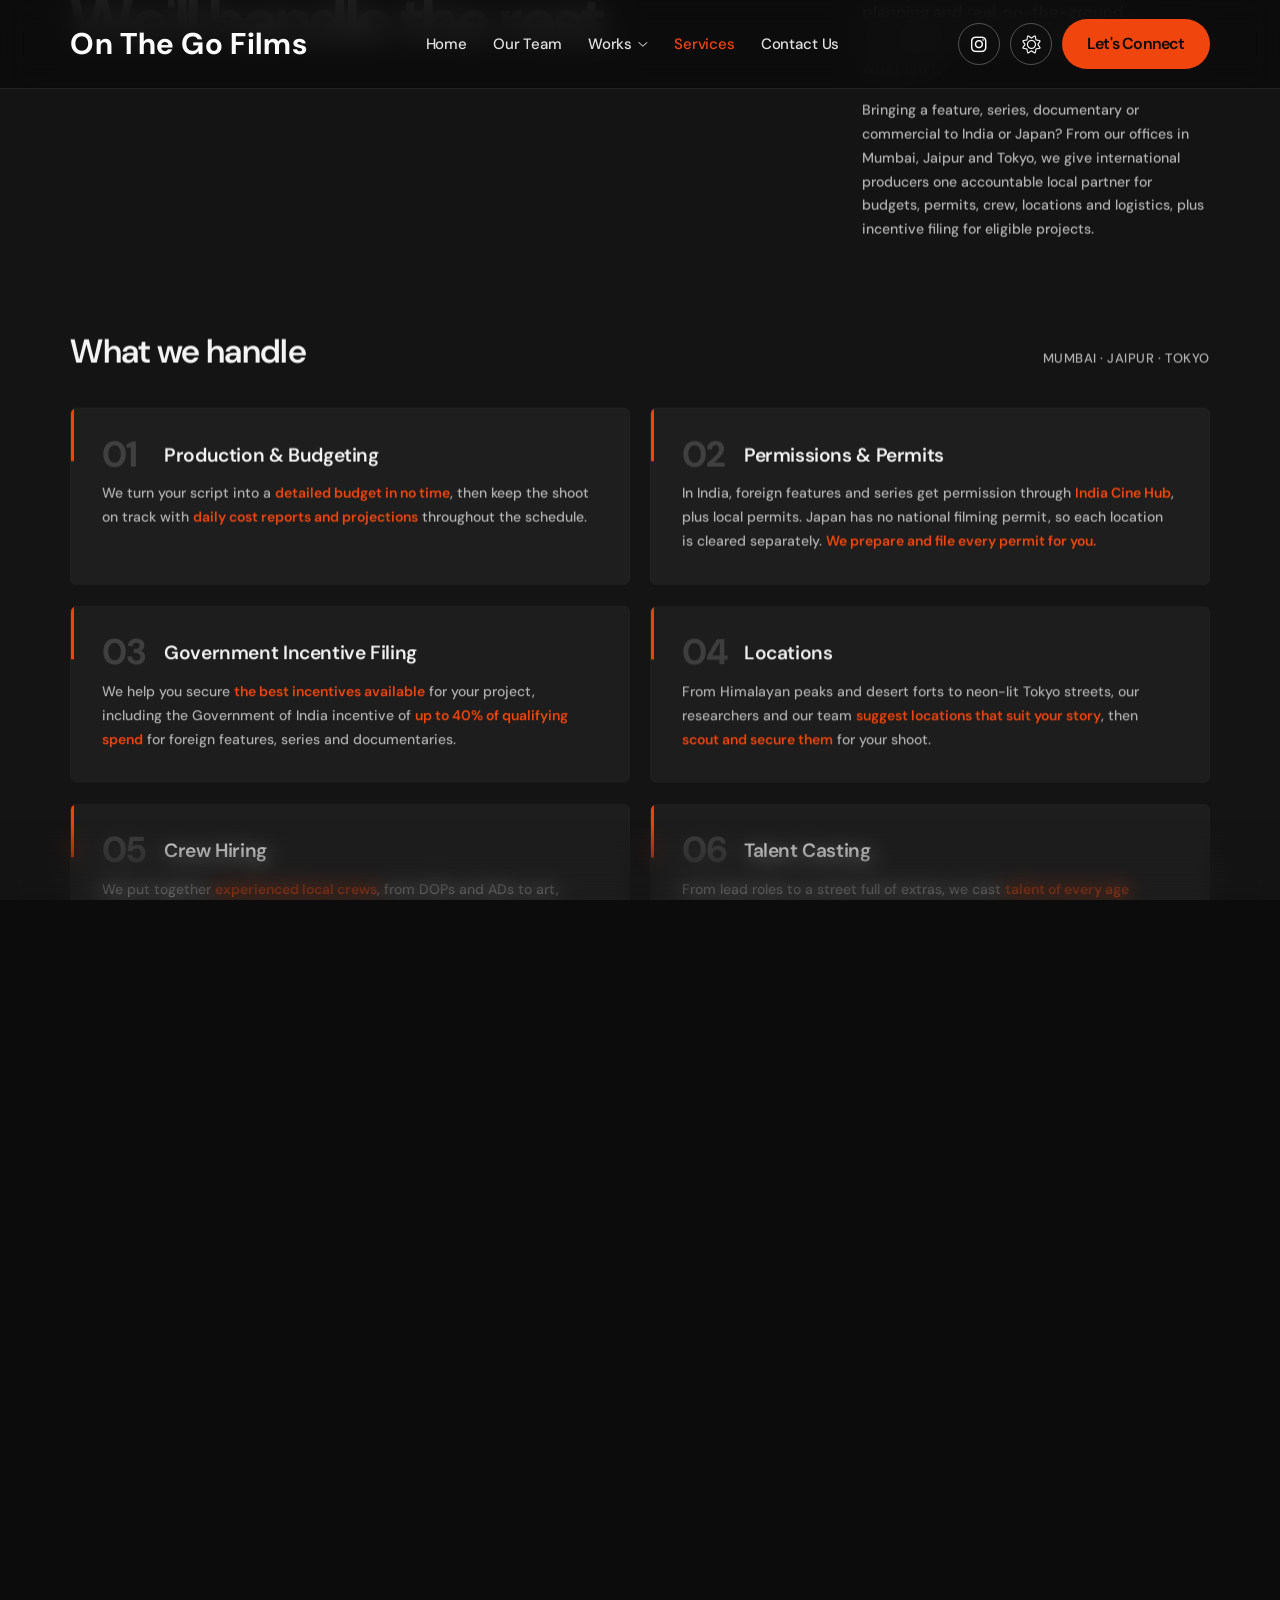
<file: services.html>
﻿<!doctype html>
<html lang="en" data-bs-theme="dark">

<head>
    <!-- prettier-ignore -->
    <meta charset="UTF-8">
    <!-- Theme: dark by default; remember the visitor's choice across pages (runs before paint, so no flash) -->
    <script>
        (function () { try { if (localStorage.getItem('theme') === 'light') document.documentElement.setAttribute('data-bs-theme', 'light'); } catch (e) { } })();
    </script>
    <meta name="viewport" content="width=device-width, initial-scale=1.0">
    <meta name="description"
        content="Budgets, permits, government incentive filing, locations, crew, casting, visas and carnets, and post and VFX for productions shooting in India and Japan.">
    <meta name="theme-color" content="#0F0F0F">
    <title>Services — Shoot in India &amp; Japan, We&#x27;ll Handle the Rest | On The Go Films</title>
    <!-- Open Graph / social sharing -->
    <!-- TODO before launch: set the live domain as absolute URLs in og:image, og:url, a canonical link and JSON-LD "url" -->
    <meta property="og:type" content="website">
    <meta property="og:site_name" content="On The Go Films">
    <meta property="og:title"
        content="Services — Shoot in India &amp; Japan, We&#x27;ll Handle the Rest | On The Go Films">
    <meta property="og:description"
        content="Budgets, permits, government incentive filing, locations, crew, casting, visas and carnets, and post and VFX for productions shooting in India and Japan.">
    <meta property="og:image" content="assets/imgs/og.png">
    <meta name="twitter:card" content="summary_large_image">
    <!-- Favicon icon-->
    <link rel="icon" type="image/png" sizes="32x32" href="assets/imgs/template/logo/favicon-camera-32.png">
    <link rel="icon" type="image/png" sizes="64x64" href="assets/imgs/template/logo/favicon-camera-64.png">
    <link rel="apple-touch-icon" sizes="180x180" href="assets/imgs/template/logo/apple-touch-icon.png">

    <!-- Libs CSS -->
    <link rel="stylesheet" href="assets/css/vendors/carouselTicker.css">
    <link rel="stylesheet" href="assets/css/vendors/bootstrap.min.css">
    <link rel="stylesheet" href="assets/css/vendors/swiper-bundle.min.css">
    <link rel="stylesheet" href="assets/css/vendors/nice-select.css">
    <link rel="stylesheet" href="assets/css/vendors/font-awesome-pro.css">
    <link rel="stylesheet" href="assets/css/vendors/magnific-popup.css">
    <link rel="stylesheet" href="assets/css/vendors/odometer.css">
    <link rel="stylesheet" href="assets/css/vendors/spacing.css">

    <!-- Main CSS -->
    <link rel="stylesheet" href="assets/css/main.css">
    <!-- Site-specific fixes and sections (loaded last so it overrides the template) -->
    <link rel="stylesheet" href="assets/css/custom.css?v=20261030a">
</head>

<body class="at-magic-cursor page-services">
    <a class="otg-skip" href="#main">Skip to content</a>

    <!-- Persistent site header (fixed, visible on every page) -->
    <header class="otg-header is-fixed is-solid" id="site-header">
        <div class="otg-header__inner">
            <a href="index.html" class="otg-header__logo" aria-label="On The Go Films, home">
                <span class="otg-header__logo-text">On The Go Films</span>
            </a>

            <nav class="otg-nav" aria-label="Main">
                <ul class="otg-nav__list">
                    <li><a class="otg-nav__link" href="index.html">Home</a></li>
                    <li><a class="otg-nav__link" href="team.html">Our Team</a></li>
                    <li class="otg-nav__item--dd">
                        <a class="otg-nav__link" href="works.html">Works <i class="fa-light fa-angle-down"
                                aria-hidden="true"></i></a>
                        <ul class="otg-nav__sub" aria-label="Works categories">
                            <li class="otg-nav__sub-group" aria-hidden="true">India</li>
                            <li><a href="works.html#india-long-formats"><span class="visually-hidden">India: </span>Long
                                    Formats</a></li>
                            <li><a href="works.html#india-commercials"><span class="visually-hidden">India:
                                    </span>Commercials</a></li>
                            <li class="otg-nav__sub-group" aria-hidden="true">Japan</li>
                            <li><a href="works.html#japan-long-formats"><span class="visually-hidden">Japan: </span>Long
                                    Formats</a></li>
                            <li><a href="works.html#japan-shorts"><span class="visually-hidden">Japan: </span>Shorts</a>
                            </li>
                        </ul>
                    </li>
                    <li><a class="otg-nav__link is-active" aria-current="page" href="services.html">Services</a></li>
                    <li><a class="otg-nav__link" href="contact.html">Contact Us</a></li>
                </ul>
            </nav>

            <div class="otg-header__actions">
                <!-- Instagram profile URL: INSTAGRAM_URL in src/build.py -->
                <a class="otg-icon-btn otg-header__insta" href="https://www.instagram.com/onthegofilms2026/"
                    target="_blank" rel="noopener" aria-label="On The Go Films on Instagram">
                    <i class="fa-brands fa-instagram" aria-hidden="true"></i>
                </a>
                <button class="otg-icon-btn otg-theme-toggle" type="button" data-theme-toggle
                    aria-label="Switch to light mode">
                    <i class="fa-light fa-sun otg-theme-toggle__sun" aria-hidden="true"></i>
                    <i class="fa-light fa-moon otg-theme-toggle__moon" aria-hidden="true"></i>
                </button>
                <a href="contact.html" class="at-btn at-btn-sm otg-cta-primary otg-header__cta" data-cta="header">
                    <span>
                        <span class="text-1">Let's Connect</span>
                        <span class="text-2">Let's Connect</span>
                    </span>
                </a>
                <button class="otg-icon-btn otg-burger" type="button" aria-expanded="false" aria-controls="otg-mnav"
                    aria-label="Open menu">
                    <span class="otg-burger__lines" aria-hidden="true"><span></span><span></span><span></span></span>
                </button>
            </div>
        </div>

        <!-- Phone / tablet menu -->
        <nav class="otg-mnav" id="otg-mnav" aria-label="Main" hidden>
            <ul class="otg-mnav__list">
                <li><a class="otg-mnav__link" href="index.html">Home</a></li>
                <li><a class="otg-mnav__link" href="team.html">Our Team</a></li>
                <li>
                    <a class="otg-mnav__link" href="works.html">Works</a>
                    <ul class="otg-mnav__sub">
                        <li><a href="works.html#india-long-formats">India: Long Formats</a></li>
                        <li><a href="works.html#india-commercials">India: Commercials</a></li>
                        <li><a href="works.html#japan-long-formats">Japan: Long Formats</a></li>
                        <li><a href="works.html#japan-shorts">Japan: Shorts</a></li>
                    </ul>
                </li>
                <li><a class="otg-mnav__link is-active" aria-current="page" href="services.html">Services</a></li>
                <li><a class="otg-mnav__link" href="contact.html">Contact Us</a></li>
            </ul>
            <a href="contact.html" class="at-btn otg-cta-primary otg-mnav__cta" data-cta="mobile-menu">
                <span>
                    <span class="text-1">Let's Connect</span>
                    <span class="text-2">Let's Connect</span>
                </span>
            </a>
        </nav>
    </header>
    <div class="px-blur-bottom"></div>
    <!-- Begin magic cursor -->
    <div id="magic-cursor" class="cursor-black-bg">
        <div id="ball"></div>
    </div>
    <!-- End magic cursor -->
    <div id="smooth-wrapper" class="is-fixed">
        <div id="smooth-content">
            <main class="bg-neutral-0" id="main" tabindex="-1">
                <!-- Services: page title + what we handle for productions shooting in India and Japan -->
                <section class="sec-ps otg-page-head" id="shoot-in-india-japan" aria-labelledby="sec-ps-title">
                    <div class="sec-ps__container">

                        <header class="sec-ps__header row g-4 g-xl-5 align-items-start justify-content-between">
                            <div class="col-xl-7 col-lg-7">
                                <div class="sec-5-home-11__eyebrow d-inline-flex align-items-center gap-2">
                                    <span class="sec-5-home-11__eyebrow-dot" aria-hidden="true"></span>
                                    <span class="sec-5-home-11__eyebrow-text text-uppercase">Services</span>
                                </div>
                                <h1 class="sec-ps__title mt-3 mb-0 reveal-text" id="sec-ps-title">
                                    <span class="d-block">Shoot in India &amp; Japan.</span>
                                    <span class="d-block">We'll handle the rest.</span>
                                </h1>
                            </div>
                            <div class="col-xl-4 col-lg-5">
                                <p class="sec-ps__intro sec-ps__intro--lead at_fade_anim" data-delay=".12">
                                    Shooting far from your home base means logistics are never far from your mind.
                                    Whatever the size of your production, filming in an unfamiliar country takes careful
                                    planning and real, on-the-ground knowledge of what's available locally, and what
                                    isn't.
                                </p>
                                <p class="sec-ps__intro mb-0 at_fade_anim" data-delay=".15">
                                    Bringing a feature, series, documentary or commercial to India or Japan? From our
                                    offices in Mumbai, Jaipur and Tokyo, we give international producers one accountable
                                    local partner for budgets, permits, crew, locations and logistics, plus incentive
                                    filing for eligible projects.
                                </p>
                            </div>
                        </header>

                        <!-- What we handle -->
                        <div class="sec-ps__subhead at_fade_anim" data-delay=".05">
                            <h2 class="sec-ps__subhead-title">What we handle</h2>
                            <p class="sec-ps__subhead-note">Mumbai · Jaipur · Tokyo</p>
                        </div>

                        <div class="row g-3 g-xl-4 otg-handle-grid">
                            <div class="col-xl-3 col-md-6 at_fade_anim" data-delay=".05">
                                <article class="sec-5-home-11__card sec-5-home-11__card--sm">
                                    <div class="sec-5-home-11__card-accent" aria-hidden="true"></div>
                                    <div class="sec-5-home-11__card-body">
                                        <div class="sec-5-home-11__card-head">
                                            <span class="sec-5-home-11__card-num" aria-hidden="true">01</span>
                                            <h3 class="sec-5-home-11__card-name">Production &amp; Budgeting</h3>
                                        </div>
                                        <p class="sec-5-home-11__card-desc mb-0">We turn your script into a <strong
                                                class="otg-hl">detailed budget in no time</strong>, then keep the shoot
                                            on track with <strong class="otg-hl">daily cost reports and
                                                projections</strong> throughout the schedule.</p>
                                    </div>
                                </article>
                            </div>
                            <div class="col-xl-3 col-md-6 at_fade_anim" data-delay=".1">
                                <article class="sec-5-home-11__card sec-5-home-11__card--sm">
                                    <div class="sec-5-home-11__card-accent" aria-hidden="true"></div>
                                    <div class="sec-5-home-11__card-body">
                                        <div class="sec-5-home-11__card-head">
                                            <span class="sec-5-home-11__card-num" aria-hidden="true">02</span>
                                            <h3 class="sec-5-home-11__card-name">Permissions &amp; Permits</h3>
                                        </div>
                                        <p class="sec-5-home-11__card-desc mb-0">In India, foreign features and series
                                            get permission through <strong class="otg-hl">India Cine Hub</strong>, plus
                                            local permits. Japan has no national filming permit, so each location is
                                            cleared separately. <strong class="otg-hl">We prepare and file every permit
                                                for you.</strong></p>
                                    </div>
                                </article>
                            </div>
                            <div class="col-xl-3 col-md-6 at_fade_anim" data-delay=".15">
                                <article class="sec-5-home-11__card sec-5-home-11__card--sm">
                                    <div class="sec-5-home-11__card-accent" aria-hidden="true"></div>
                                    <div class="sec-5-home-11__card-body">
                                        <div class="sec-5-home-11__card-head">
                                            <span class="sec-5-home-11__card-num" aria-hidden="true">03</span>
                                            <h3 class="sec-5-home-11__card-name">Government Incentive Filing</h3>
                                        </div>
                                        <p class="sec-5-home-11__card-desc mb-0">We help you secure <strong
                                                class="otg-hl">the best incentives available</strong> for your project,
                                            including the Government of India incentive of <strong class="otg-hl">up to
                                                40% of qualifying spend</strong> for foreign features, series and
                                            documentaries.</p>
                                    </div>
                                </article>
                            </div>
                            <div class="col-xl-3 col-md-6 at_fade_anim" data-delay=".2">
                                <article class="sec-5-home-11__card sec-5-home-11__card--sm">
                                    <div class="sec-5-home-11__card-accent" aria-hidden="true"></div>
                                    <div class="sec-5-home-11__card-body">
                                        <div class="sec-5-home-11__card-head">
                                            <span class="sec-5-home-11__card-num" aria-hidden="true">04</span>
                                            <h3 class="sec-5-home-11__card-name">Locations</h3>
                                        </div>
                                        <p class="sec-5-home-11__card-desc mb-0">From Himalayan peaks and desert forts
                                            to neon-lit Tokyo streets, our researchers and our team <strong
                                                class="otg-hl">suggest locations that suit your story</strong>, then
                                            <strong class="otg-hl">scout and secure them</strong> for your shoot.</p>
                                    </div>
                                </article>
                            </div>
                            <div class="col-xl-3 col-md-6 at_fade_anim" data-delay=".05">
                                <article class="sec-5-home-11__card sec-5-home-11__card--sm">
                                    <div class="sec-5-home-11__card-accent" aria-hidden="true"></div>
                                    <div class="sec-5-home-11__card-body">
                                        <div class="sec-5-home-11__card-head">
                                            <span class="sec-5-home-11__card-num" aria-hidden="true">05</span>
                                            <h3 class="sec-5-home-11__card-name">Crew Hiring</h3>
                                        </div>
                                        <p class="sec-5-home-11__card-desc mb-0">We put together <strong
                                                class="otg-hl">experienced local crews</strong>, from DOPs and ADs to
                                            art, wardrobe, hair and make-up, and production assistants. Many speak
                                            English, and we add <strong class="otg-hl">translators on set</strong>
                                            wherever needed.</p>
                                    </div>
                                </article>
                            </div>
                            <div class="col-xl-3 col-md-6 at_fade_anim" data-delay=".1">
                                <article class="sec-5-home-11__card sec-5-home-11__card--sm">
                                    <div class="sec-5-home-11__card-accent" aria-hidden="true"></div>
                                    <div class="sec-5-home-11__card-body">
                                        <div class="sec-5-home-11__card-head">
                                            <span class="sec-5-home-11__card-num" aria-hidden="true">06</span>
                                            <h3 class="sec-5-home-11__card-name">Talent Casting</h3>
                                        </div>
                                        <p class="sec-5-home-11__card-desc mb-0">From lead roles to a street full of
                                            extras, we cast <strong class="otg-hl">talent of every age and
                                                background</strong> for your story, working with <strong
                                                class="otg-hl">trusted casting agencies</strong> in both countries.</p>
                                    </div>
                                </article>
                            </div>
                            <div class="col-xl-3 col-md-6 at_fade_anim" data-delay=".15">
                                <article class="sec-5-home-11__card sec-5-home-11__card--sm">
                                    <div class="sec-5-home-11__card-accent" aria-hidden="true"></div>
                                    <div class="sec-5-home-11__card-body">
                                        <div class="sec-5-home-11__card-head">
                                            <span class="sec-5-home-11__card-num" aria-hidden="true">07</span>
                                            <h3 class="sec-5-home-11__card-name">Visas, Customs &amp; Carnet</h3>
                                        </div>
                                        <p class="sec-5-home-11__card-desc mb-0">We help your cast and crew get <strong
                                                class="otg-hl">the right visas</strong> to work on set, and handle
                                            <strong class="otg-hl">customs clearance and ATA Carnet</strong> paperwork
                                            so your equipment arrives and leaves without delays.</p>
                                    </div>
                                </article>
                            </div>
                            <div class="col-xl-3 col-md-6 at_fade_anim" data-delay=".2">
                                <article class="sec-5-home-11__card sec-5-home-11__card--sm">
                                    <div class="sec-5-home-11__card-accent" aria-hidden="true"></div>
                                    <div class="sec-5-home-11__card-body">
                                        <div class="sec-5-home-11__card-head">
                                            <span class="sec-5-home-11__card-num" aria-hidden="true">08</span>
                                            <h3 class="sec-5-home-11__card-name">Post-Production &amp; VFX</h3>
                                        </div>
                                        <p class="sec-5-home-11__card-desc mb-0">We match you with <strong
                                                class="otg-hl">edit, colour, sound and VFX partners</strong> across
                                            India and Japan, chosen for your project and budget: top technical teams and
                                            <strong class="otg-hl">the best deals</strong>.</p>
                                    </div>
                                </article>
                            </div>
                        </div>
                    </div>
                </section>
                <section class="sec-5-home-11" id="services" aria-label="Our services">
                    <div class="sec-5-home-11__bg-deco" aria-hidden="true"></div>
                    <div class="sec-5-home-11__container">

                        <header class="sec-5-home-11__header at_fade_anim" data-delay=".05" data-fade-from="bottom"
                            data-fade-offset="30">
                            <div class="sec-5-home-11__eyebrow d-inline-flex align-items-center gap-2">
                                <span class="sec-5-home-11__eyebrow-dot" aria-hidden="true"></span>
                                <span class="sec-5-home-11__eyebrow-text text-uppercase">Our services</span>
                            </div>
                            <h2 class="sec-5-home-11__title mt-3 mb-0 reveal-text">
                                <span class="d-block">What we do</span>
                            </h2>
                        </header>

                        <div class="sec-5-home-11__grid row g-4 g-xl-5 mt-4 mt-md-5">

                            <!-- Service 1: TV Commercials & Ad Films -->
                            <div class="col-lg-6">
                                <article class="sec-5-home-11__card sec-5-home-11__card--lg">
                                    <div class="sec-5-home-11__card-accent" aria-hidden="true"></div>
                                    <div class="sec-5-home-11__card-media anim-zoomin-wrap">
                                        <img class="anim-zoomin" src="assets/imgs/pages/home-11/img-8.webp"
                                            alt="TV Commercials &amp; Ad Films" width="800" height="520" loading="lazy"
                                            decoding="async">
                                        <div class="sec-5-home-11__card-overlay" aria-hidden="true"></div>
                                        <div class="sec-5-home-11__card-tag" aria-hidden="true">Featured</div>
                                    </div>
                                    <div class="sec-5-home-11__card-body">
                                        <div class="sec-5-home-11__card-head">
                                            <span class="sec-5-home-11__card-num" aria-hidden="true">01</span>
                                            <h3 class="sec-5-home-11__card-name">TV Commercials &amp; Ad Films</h3>
                                        </div>
                                        <p class="sec-5-home-11__card-desc mb-0">From high-concept script to broadcast
                                            delivery — narrative commercials engineered to build emotion and accelerate
                                            brand recall.</p>
                                    </div>
                                </article>
                            </div>

                            <!-- Service 2: Music Videos & Brand Anthems -->
                            <div class="col-lg-6">
                                <article class="sec-5-home-11__card sec-5-home-11__card--lg">
                                    <div class="sec-5-home-11__card-accent" aria-hidden="true"></div>
                                    <div class="sec-5-home-11__card-media anim-zoomin-wrap">
                                        <img class="anim-zoomin" src="assets/imgs/pages/home-11/img-9.webp"
                                            alt="Music Videos &amp; Brand Anthems" width="800" height="520"
                                            loading="lazy" decoding="async">
                                        <div class="sec-5-home-11__card-overlay" aria-hidden="true"></div>
                                    </div>
                                    <div class="sec-5-home-11__card-body">
                                        <div class="sec-5-home-11__card-head">
                                            <span class="sec-5-home-11__card-num" aria-hidden="true">02</span>
                                            <h3 class="sec-5-home-11__card-name">Music Videos &amp; Brand Anthems</h3>
                                        </div>
                                        <p class="sec-5-home-11__card-desc mb-0">High-energy cinematography,
                                            rhythm-synced visual direction, and a youth-centric aesthetic that strikes a
                                            chord with audiences.</p>
                                    </div>
                                </article>
                            </div>

                            <!-- Service 3: Post-Production & Color Grading -->
                            <div class="col-lg-4">
                                <article class="sec-5-home-11__card sec-5-home-11__card--sm">
                                    <div class="sec-5-home-11__card-accent" aria-hidden="true"></div>
                                    <div class="sec-5-home-11__card-body">
                                        <div class="sec-5-home-11__card-head">
                                            <span class="sec-5-home-11__card-num" aria-hidden="true">03</span>
                                            <h3 class="sec-5-home-11__card-name">Post-Production &amp; VFX</h3>
                                        </div>
                                        <p class="sec-5-home-11__card-desc mb-0">Precision editing, industry-grade
                                            DaVinci colour grading, CGI compositing, and broadcast-ready multi-format
                                            mastering.</p>
                                    </div>
                                </article>
                            </div>

                            <!-- Service 4: Digital Brand Films & Reels -->
                            <div class="col-lg-4">
                                <article class="sec-5-home-11__card sec-5-home-11__card--sm">
                                    <div class="sec-5-home-11__card-accent" aria-hidden="true"></div>
                                    <div class="sec-5-home-11__card-body">
                                        <div class="sec-5-home-11__card-head">
                                            <span class="sec-5-home-11__card-num" aria-hidden="true">04</span>
                                            <h3 class="sec-5-home-11__card-name">Digital Films &amp; Reels</h3>
                                        </div>
                                        <p class="sec-5-home-11__card-desc mb-0">High-retention, snackable video content
                                            engineered for YouTube, Instagram, and modern social platforms.</p>
                                    </div>
                                </article>
                            </div>

                            <!-- Service 5: Full-Scale Line Production -->
                            <div class="col-lg-4">
                                <article class="sec-5-home-11__card sec-5-home-11__card--sm">
                                    <div class="sec-5-home-11__card-accent" aria-hidden="true"></div>
                                    <div class="sec-5-home-11__card-body">
                                        <div class="sec-5-home-11__card-head">
                                            <span class="sec-5-home-11__card-num" aria-hidden="true">05</span>
                                            <h3 class="sec-5-home-11__card-name">Line Production &amp; Crew</h3>
                                        </div>
                                        <p class="sec-5-home-11__card-desc mb-0">End-to-end production services across
                                            India and Japan for local and international productions: permits, casting,
                                            studio floors, camera gear, crew and incentive filing.</p>
                                    </div>
                                </article>
                            </div>

                        </div>
                        <div class="otg-closing otg-closing--compact at_fade_anim" data-delay=".05">
                            <p class="otg-closing__lead mb-0">A crew of thousands or a team of fifty, in one country or
                                both: we're here to help.</p>
                            <p class="otg-closing__cta mb-0"><a href="contact.html" data-cta="services-closing">Let's
                                    connect</a> and tell us what you're planning.</p>
                        </div>
                    </div>
                </section>
            </main>
            <!-- Footer -->
            <footer class="footer-11 changeless overflow-hidden" id="footer">
                <div class="footer-11__bg" aria-hidden="true">
                    <div class="footer-11__bg-lines">
                        <span></span>
                        <span></span>
                        <span></span>
                        <span></span>
                        <span></span>
                        <span></span>
                        <span></span>
                        <span></span>
                    </div>
                </div>

                <div class="container-2200 px-lg-5 px-3 position-relative">
                    <div class="footer-11__mid py-5">
                        <div class="row g-5 align-items-start">
                            <!-- Brand -->
                            <div class="col-12">
                                <div class="footer-11__brand">
                                    <a href="index.html"
                                        class="d-inline-flex align-items-center text-decoration-none mb-3">
                                        <span class="h4 fw-700 text-white mb-0">On The Go Films</span>
                                    </a>
                                    <p class="neutral-400 fz-font-lg mb-4" style="max-width: 380px;">
                                        Built for the fast forward generation.<br>
                                        Driven by stories, powered by motion.
                                    </p>
                                    <p class="footer-11__contact-line mb-0">
                                        <a href="mailto:Onthegofilmsfinance@gmail.com"
                                            class="text-white text-decoration-none">
                                            <i class="fa-light fa-envelope me-2 text-white-50"
                                                aria-hidden="true"></i>Onthegofilmsfinance@gmail.com
                                        </a>
                                    </p>
                                </div>
                            </div>

                            <!-- Offices -->
                            <div class="col-12">
                                <h2 class="h6 text-uppercase neutral-500 fw-600 mb-25">Our Offices</h2>
                                <ul class="otg-offices list-unstyled mb-0">
                                    <li class="otg-office">
                                        <p class="otg-office__city"><i class="fa-light fa-location-dot"
                                                aria-hidden="true"></i>Tokyo, Japan</p>
                                        <p class="otg-office__addr"><span class="d-block">14-504, Akatsuka Shinmachi
                                                3-32,</span><span class="d-block">Itabashi-ku,</span><span
                                                class="d-block">Tokyo 175-0093, Japan</span></p>
                                    </li>
                                    <li class="otg-office">
                                        <p class="otg-office__city"><i class="fa-light fa-location-dot"
                                                aria-hidden="true"></i>Mumbai, India</p>
                                        <p class="otg-office__addr"><span class="d-block">A-704, Vaishali Nagar, Saat
                                                Rasta,</span><span class="d-block">Mahalaxmi East, Mumbai –
                                                400011,</span><span class="d-block">Maharashtra, India</span></p>
                                    </li>
                                    <li class="otg-office">
                                        <p class="otg-office__city"><i class="fa-light fa-location-dot"
                                                aria-hidden="true"></i>Jaipur, India</p>
                                        <p class="otg-office__addr"><span class="d-block">92, Rajive Vihar, New Sanganer
                                                Road,</span><span class="d-block">Rajat Path, Mansarovar,</span><span
                                                class="d-block">Jaipur, Rajasthan, India</span></p>
                                    </li>
                                </ul>
                            </div>
                        </div>
                    </div>

                    <!-- Bottom bar -->
                    <div class="footer-11__bottom">
                        <div
                            class="footer-11__bottom-inner d-flex flex-wrap align-items-center justify-content-between gap-3">
                            <div class="d-flex flex-wrap align-items-center gap-3 gap-xxl-4">
                                <span class="footer-11__copy">On The Go Films &copy; 2026. All rights reserved.</span>
                                <span class="footer-11__tagline d-none d-sm-inline">Built for the fast forward
                                    generation</span>
                            </div>
                        </div>
                    </div>
                </div>
            </footer>
        </div>
    </div>


    <!-- back to top start -->
    <div class="back-to-top-wrapper">
        <button id="back_to_top" type="button" class="back-to-top-btn" aria-label="Back to top">
            <svg width="12" height="7" viewBox="0 0 12 7" fill="none" xmlns="http://www.w3.org/2000/svg"
                aria-hidden="true">
                <path d="M11 6L6 1L1 6" stroke="currentColor" stroke-width="1.5" stroke-linecap="round"
                    stroke-linejoin="round" />
            </svg>
        </button>
    </div>
    <!-- back to top end -->
    <!-- Libs JS -->
    <script src="assets/js/vendors/jquery-3.7.1.min.js"></script>
    <script src="assets/js/vendors/plugin.js"></script>
    <script src="assets/js/vendors/bootstrap.min.js"></script>
    <script src="assets/js/vendors/swiper-bundle.min.js"></script>
    <script src="assets/js/vendors/jquery.carouselTicker.min.js"></script>
    <script src="assets/js/vendors/jquery.magnific-popup.min.js"></script>
    <script src="assets/js/vendors/jquery.odometer.min.js"></script>
    <script src="assets/js/vendors/jquery.appear.js"></script>
    <script src="assets/js/vendors/jquery.elevatezoom.js"></script>
    <script src="assets/js/vendors/nice-select.js"></script>
    <script src="assets/js/vendors/parallax.js"></script>
    <script src="assets/js/vendors/ripple-2.js"></script>
    <script src="assets/js/vendors/imagesloaded-pkgd.js"></script>
    <script src="assets/js/vendors/isotope.pkgd.min.js"></script>
    <script src="assets/js/vendors/image-hover-effects.js"></script>
    <script src="assets/js/at-cursor.js"></script>
    <script src="assets/js/main.js?v=20261030a"></script>
    <script src="assets/js/site.js?v=20261030a"></script>

</body>

</html>
</file>
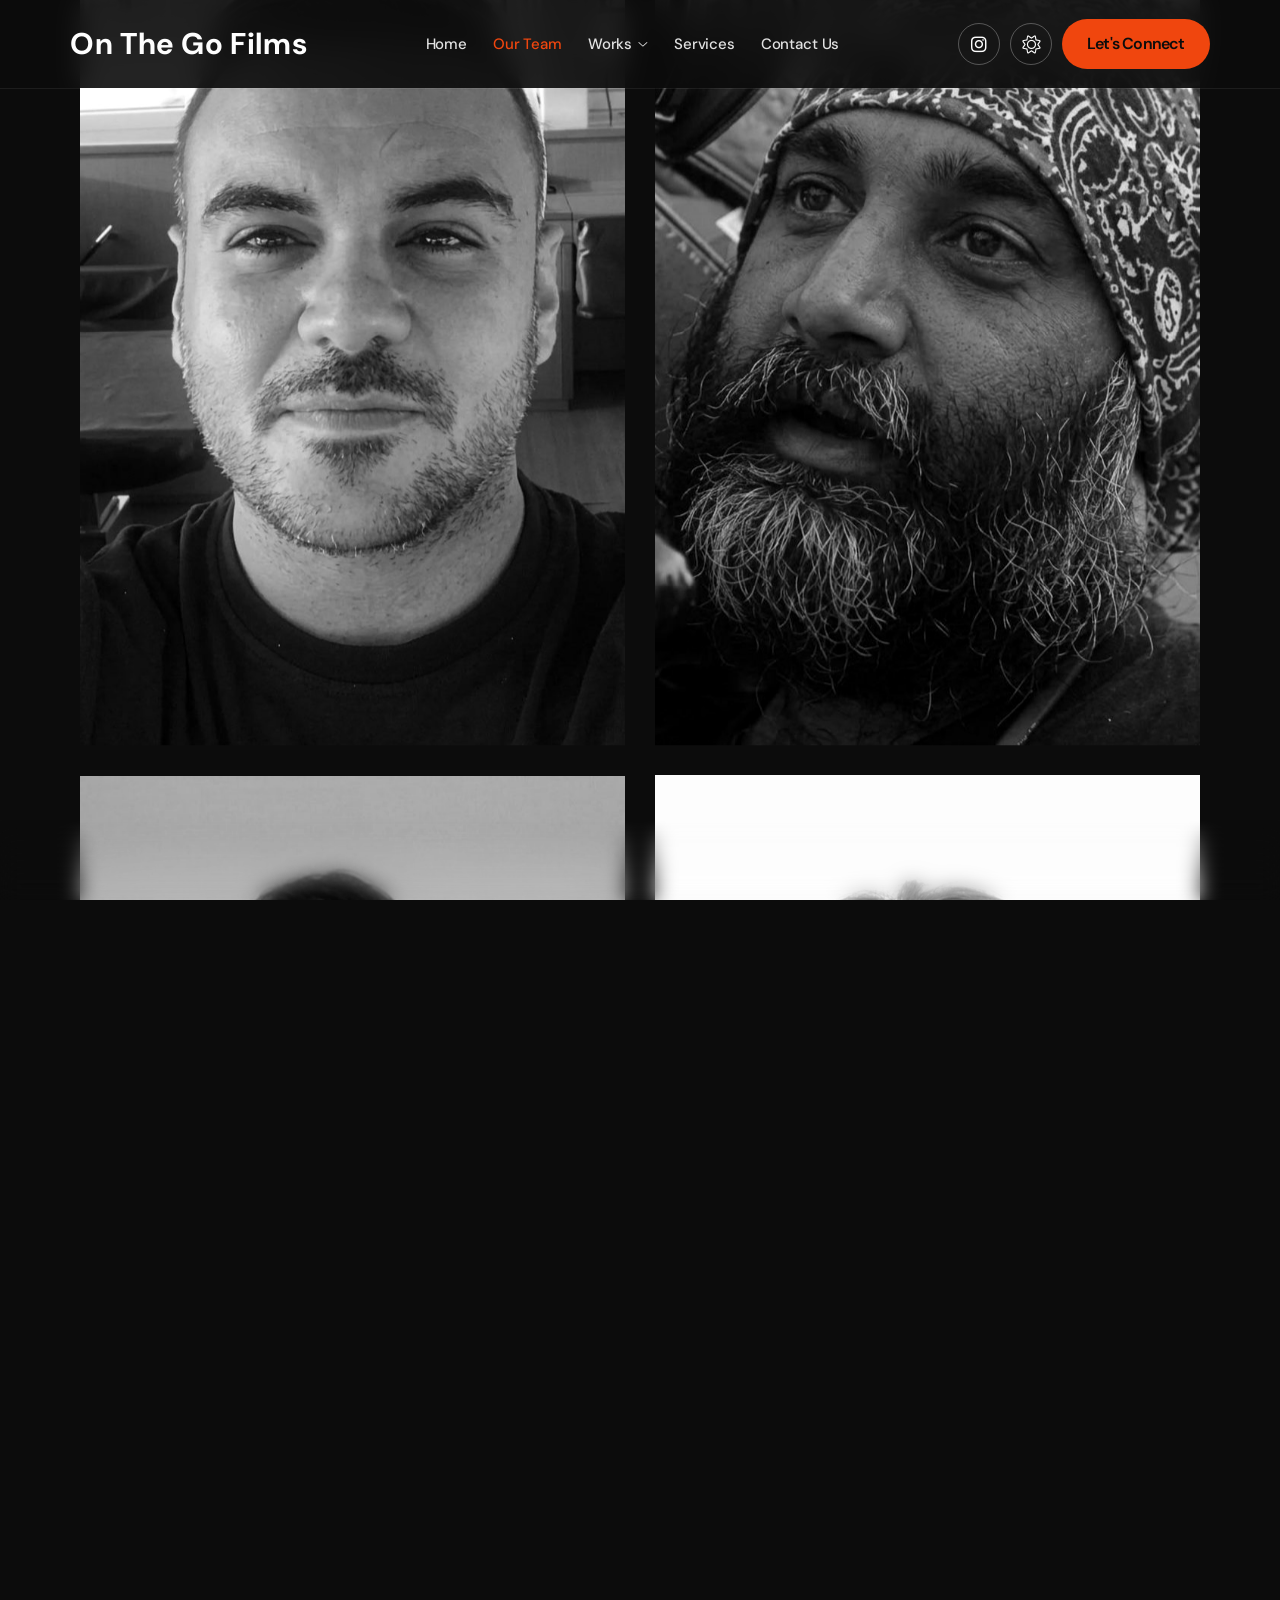
<file: team.html>
﻿<!doctype html>
<html lang="en" data-bs-theme="dark">

<head>
    <!-- prettier-ignore -->
    <meta charset="UTF-8">
    <!-- Theme: dark by default; remember the visitor's choice across pages (runs before paint, so no flash) -->
    <script>
        (function () { try { if (localStorage.getItem('theme') === 'light') document.documentElement.setAttribute('data-bs-theme', 'light'); } catch (e) { } })();
    </script>
    <meta name="viewport" content="width=device-width, initial-scale=1.0">
    <meta name="description"
        content="Meet the producers, directors and production managers behind On The Go Films in India and Japan.">
    <meta name="theme-color" content="#0F0F0F">
    <title>Our Team — The Storytellers Behind the Lens | On The Go Films</title>
    <!-- Open Graph / social sharing -->
    <!-- TODO before launch: set the live domain as absolute URLs in og:image, og:url, a canonical link and JSON-LD "url" -->
    <meta property="og:type" content="website">
    <meta property="og:site_name" content="On The Go Films">
    <meta property="og:title" content="Our Team — The Storytellers Behind the Lens | On The Go Films">
    <meta property="og:description"
        content="Meet the producers, directors and production managers behind On The Go Films in India and Japan.">
    <meta property="og:image" content="assets/imgs/og.png">
    <meta name="twitter:card" content="summary_large_image">
    <!-- Favicon icon-->
    <link rel="icon" type="image/png" sizes="32x32" href="assets/imgs/template/logo/favicon-camera-32.png">
    <link rel="icon" type="image/png" sizes="64x64" href="assets/imgs/template/logo/favicon-camera-64.png">
    <link rel="apple-touch-icon" sizes="180x180" href="assets/imgs/template/logo/apple-touch-icon.png">

    <!-- Libs CSS -->
    <link rel="stylesheet" href="assets/css/vendors/carouselTicker.css">
    <link rel="stylesheet" href="assets/css/vendors/bootstrap.min.css">
    <link rel="stylesheet" href="assets/css/vendors/swiper-bundle.min.css">
    <link rel="stylesheet" href="assets/css/vendors/nice-select.css">
    <link rel="stylesheet" href="assets/css/vendors/font-awesome-pro.css">
    <link rel="stylesheet" href="assets/css/vendors/magnific-popup.css">
    <link rel="stylesheet" href="assets/css/vendors/odometer.css">
    <link rel="stylesheet" href="assets/css/vendors/spacing.css">

    <!-- Main CSS -->
    <link rel="stylesheet" href="assets/css/main.css">
    <!-- Site-specific fixes and sections (loaded last so it overrides the template) -->
    <link rel="stylesheet" href="assets/css/custom.css?v=20261030a">
    <style>
        /* Team layout: first two rows contain two profiles each; final rows contain three. */
        .otg-team__grid {
            display: grid;
            grid-template-columns: repeat(6, minmax(0, 1fr));
        }

        .otg-team__grid>.otg-member:nth-child(-n+4) {
            grid-column: span 3;
        }

        .otg-team__grid>.otg-member:nth-child(n+5) {
            grid-column: span 2;
        }

        @media (max-width: 767.98px) {
            .otg-team__grid {
                grid-template-columns: repeat(2, minmax(0, 1fr));
            }

            .otg-team__grid>.otg-member {
                grid-column: span 1 !important;
            }
        }
    </style>

</head>

<body class="at-magic-cursor page-team">
    <a class="otg-skip" href="#main">Skip to content</a>

    <!-- Persistent site header (fixed, visible on every page) -->
    <header class="otg-header is-fixed is-solid" id="site-header">
        <div class="otg-header__inner">
            <a href="index.html" class="otg-header__logo" aria-label="On The Go Films, home">
                <span class="otg-header__logo-text">On The Go Films</span>
            </a>

            <nav class="otg-nav" aria-label="Main">
                <ul class="otg-nav__list">
                    <li><a class="otg-nav__link" href="index.html">Home</a></li>
                    <li><a class="otg-nav__link is-active" aria-current="page" href="team.html">Our Team</a></li>
                    <li class="otg-nav__item--dd">
                        <a class="otg-nav__link" href="works.html">Works <i class="fa-light fa-angle-down"
                                aria-hidden="true"></i></a>
                        <ul class="otg-nav__sub" aria-label="Works categories">
                            <li class="otg-nav__sub-group" aria-hidden="true">India</li>
                            <li><a href="works.html#india-long-formats"><span class="visually-hidden">India: </span>Long
                                    Formats</a></li>
                            <li><a href="works.html#india-commercials"><span class="visually-hidden">India:
                                    </span>Commercials</a></li>
                            <li class="otg-nav__sub-group" aria-hidden="true">Japan</li>
                            <li><a href="works.html#japan-long-formats"><span class="visually-hidden">Japan: </span>Long
                                    Formats</a></li>
                            <li><a href="works.html#japan-shorts"><span class="visually-hidden">Japan: </span>Shorts</a>
                            </li>
                        </ul>
                    </li>
                    <li><a class="otg-nav__link" href="services.html">Services</a></li>
                    <li><a class="otg-nav__link" href="contact.html">Contact Us</a></li>
                </ul>
            </nav>

            <div class="otg-header__actions">
                <!-- Instagram profile URL: INSTAGRAM_URL in src/build.py -->
                <a class="otg-icon-btn otg-header__insta" href="https://www.instagram.com/onthegofilms2026/"
                    target="_blank" rel="noopener" aria-label="On The Go Films on Instagram">
                    <i class="fa-brands fa-instagram" aria-hidden="true"></i>
                </a>
                <button class="otg-icon-btn otg-theme-toggle" type="button" data-theme-toggle
                    aria-label="Switch to light mode">
                    <i class="fa-light fa-sun otg-theme-toggle__sun" aria-hidden="true"></i>
                    <i class="fa-light fa-moon otg-theme-toggle__moon" aria-hidden="true"></i>
                </button>
                <a href="contact.html" class="at-btn at-btn-sm otg-cta-primary otg-header__cta" data-cta="header">
                    <span>
                        <span class="text-1">Let's Connect</span>
                        <span class="text-2">Let's Connect</span>
                    </span>
                </a>
                <button class="otg-icon-btn otg-burger" type="button" aria-expanded="false" aria-controls="otg-mnav"
                    aria-label="Open menu">
                    <span class="otg-burger__lines" aria-hidden="true"><span></span><span></span><span></span></span>
                </button>
            </div>
        </div>

        <!-- Phone / tablet menu -->
        <nav class="otg-mnav" id="otg-mnav" aria-label="Main" hidden>
            <ul class="otg-mnav__list">
                <li><a class="otg-mnav__link" href="index.html">Home</a></li>
                <li><a class="otg-mnav__link is-active" aria-current="page" href="team.html">Our Team</a></li>
                <li>
                    <a class="otg-mnav__link" href="works.html">Works</a>
                    <ul class="otg-mnav__sub">
                        <li><a href="works.html#india-long-formats">India: Long Formats</a></li>
                        <li><a href="works.html#india-commercials">India: Commercials</a></li>
                        <li><a href="works.html#japan-long-formats">Japan: Long Formats</a></li>
                        <li><a href="works.html#japan-shorts">Japan: Shorts</a></li>
                    </ul>
                </li>
                <li><a class="otg-mnav__link" href="services.html">Services</a></li>
                <li><a class="otg-mnav__link" href="contact.html">Contact Us</a></li>
            </ul>
            <a href="contact.html" class="at-btn otg-cta-primary otg-mnav__cta" data-cta="mobile-menu">
                <span>
                    <span class="text-1">Let's Connect</span>
                    <span class="text-2">Let's Connect</span>
                </span>
            </a>
        </nav>
    </header>
    <div class="px-blur-bottom"></div>
    <!-- Begin magic cursor -->
    <div id="magic-cursor" class="cursor-black-bg">
        <div id="ball"></div>
    </div>
    <!-- End magic cursor -->
    <div id="smooth-wrapper" class="is-fixed">
        <div id="smooth-content">
            <main class="bg-neutral-0" id="main" tabindex="-1">
                <!-- Team: moving title band at the top, then the portrait grid (three per row; the last row is centred).
                     Bios open in modals (team-modals.html). -->
                <section class="otg-team otg-page-head" aria-labelledby="team-title">
                    <h1 class="visually-hidden" id="team-title">Our team: the storytellers behind the lens</h1>
                    <div class="otg-team__container">
                        <div class="otg-team__band sec-8-home-11__inner">
                            <div class="sec-5-home-11__eyebrow d-inline-flex align-items-center gap-2">
                                <span class="sec-5-home-11__eyebrow-dot" aria-hidden="true"></span>
                                <span class="sec-5-home-11__eyebrow-text text-uppercase">Meet our team</span>
                            </div>
                            <div class="sec-8-home-11__type-wrap otg-team__band-wrap" aria-hidden="true">
                                <p class="sec-8-home-11__big-line otg-team__band-line mb-0">The Storytellers Behind the
                                    Lens &nbsp;<span class="otg-team__band-dot">&bull;</span>&nbsp; The Storytellers
                                    Behind the Lens &nbsp;<span class="otg-team__band-dot">&bull;</span>&nbsp; The
                                    Storytellers Behind the Lens &nbsp;<span
                                        class="otg-team__band-dot">&bull;</span>&nbsp; The Storytellers Behind the Lens
                                </p>
                            </div>
                        </div>

                        <div class="otg-team__grid">
                            <article class="otg-member at_fade_anim" data-delay=".05">
                                <h2 class="visually-hidden">Sohrab Khodamorad Bozorgchami, Producer</h2>
                                <button class="otg-member__card" type="button" data-bs-toggle="modal"
                                    data-bs-target="#member-sohrab"
                                    aria-label="Read bio: Sohrab Khodamorad Bozorgchami">
                                    <img class="otg-member__img" src="assets/imgs/team/sohrab.jpg" alt="" width="720"
                                        height="1120" loading="lazy" decoding="async">
                                    <span class="otg-member__overlay" aria-hidden="true">
                                        <span class="otg-member__role">Producer</span>
                                        <span class="otg-member__name">Sohrab Khodamorad Bozorgchami</span>
                                        <span class="otg-member__short">Nearly two decades in Indian film and
                                            advertising, from assistant director to line producer for leading commercial
                                            directors, and production leadership on Maidaan.</span>
                                        <span class="otg-member__more">Read bio</span>
                                    </span>
                                </button>
                            </article>
                            <article class="otg-member at_fade_anim" data-delay=".10">
                                <h2 class="visually-hidden">Himman Dhamija, Producer, Director &amp; Cinematographer
                                </h2>
                                <button class="otg-member__card" type="button" data-bs-toggle="modal"
                                    data-bs-target="#member-himman" aria-label="Read bio: Himman Dhamija">
                                    <img class="otg-member__img" src="assets/imgs/team/himman.jpg" alt="" width="720"
                                        height="1120" loading="lazy" decoding="async">
                                    <span class="otg-member__overlay" aria-hidden="true">
                                        <span class="otg-member__role">Producer, Director &amp; Cinematographer</span>
                                        <span class="otg-member__name">Himman Dhamija</span>
                                        <span class="otg-member__short">The man, the legend. Director, producer and
                                            Director of Photography with over four decades of experience across
                                            international and Indian cinema.</span>
                                        <span class="otg-member__more">Read bio</span>
                                    </span>
                                </button>
                            </article>
                            <article class="otg-member at_fade_anim" data-delay=".15">
                                <h2 class="visually-hidden">Anshul Chauhan, Director &amp; Producer</h2>
                                <button class="otg-member__card" type="button" data-bs-toggle="modal"
                                    data-bs-target="#member-anshul" aria-label="Read bio: Anshul Chauhan">
                                    <img class="otg-member__img" src="assets/imgs/team/anshul.jpg" alt="" width="720"
                                        height="1120" loading="lazy" decoding="async">
                                    <span class="otg-member__overlay" aria-hidden="true">
                                        <span class="otg-member__role">Director &amp; Producer</span>
                                        <span class="otg-member__name">Anshul Chauhan</span>
                                        <span class="otg-member__short">Award-winning director and producer from Tokyo,
                                            Japan. Japan-based Anshul has joined forces with On The Go Films for a
                                            Japan–India production alliance.</span>
                                        <span class="otg-member__more">Read bio</span>
                                    </span>
                                </button>
                            </article>
                            <article class="otg-member at_fade_anim" data-delay=".10">
                                <h2 class="visually-hidden">Martin Immanuel Freiling, Actor &amp; Casting Director</h2>
                                <button class="otg-member__card" type="button" data-bs-toggle="modal"
                                    data-bs-target="#member-martin" aria-label="Read bio: Martin Immanuel Freiling">
                                    <img class="otg-member__img"
                                        src="assets/imgs/team/Martin%20Immanuel%20Freiling.jpeg" alt="" width="720"
                                        height="1120" loading="lazy" decoding="async">
                                    <span class="otg-member__overlay" aria-hidden="true">
                                        <span class="otg-member__role">Actor &amp; Casting Director</span>
                                        <span class="otg-member__name">Martin Immanuel Freiling</span>
                                        <span class="otg-member__short">Theatre actor, acting teacher and
                                            singer-songwriter expanding internationally into Indian film, web series and
                                            commercials.</span>
                                        <span class="otg-member__more">Read bio</span>
                                    </span>
                                </button>
                            </article>
                            <article class="otg-member at_fade_anim" data-delay=".05">
                                <h2 class="visually-hidden">Shivam Saxena, Line Producer</h2>
                                <button class="otg-member__card" type="button" data-bs-toggle="modal"
                                    data-bs-target="#member-shivam" aria-label="Read bio: Shivam Saxena">
                                    <img class="otg-member__img" src="assets/imgs/team/shivam.jpg" alt="" width="720"
                                        height="1120" loading="lazy" decoding="async">
                                    <span class="otg-member__overlay" aria-hidden="true">
                                        <span class="otg-member__role">Line Producer</span>
                                        <span class="otg-member__name">Shivam Saxena</span>
                                        <span class="otg-member__short">Line Producer and Production Fixer with over 10
                                            years in Indian film and advertising, from location scouting and permits to
                                            crew, equipment and on-ground logistics.</span>
                                        <span class="otg-member__more">Read bio</span>
                                    </span>
                                </button>
                            </article>
                            <article class="otg-member at_fade_anim" data-delay=".10">
                                <h2 class="visually-hidden">Shashikant Singh, Unit Production Manager</h2>
                                <button class="otg-member__card" type="button" data-bs-toggle="modal"
                                    data-bs-target="#member-shashikant" aria-label="Read bio: Shashikant Singh">
                                    <img class="otg-member__img" src="assets/imgs/team/shashikant.jpg" alt=""
                                        width="720" height="1120" loading="lazy" decoding="async">
                                    <span class="otg-member__overlay" aria-hidden="true">
                                        <span class="otg-member__role">Unit Production Manager</span>
                                        <span class="otg-member__name">Shashikant Singh</span>
                                        <span class="otg-member__short">25+ years in film and advertising, with line
                                            production and logistics on more than five feature films and many commercial
                                            campaigns. Keeps schedules on time and budgets optimised.</span>
                                        <span class="otg-member__more">Read bio</span>
                                    </span>
                                </button>
                            </article>
                            <article class="otg-member at_fade_anim" data-delay=".15">
                                <h2 class="visually-hidden">Kaustubh Mungekar, Production Manager</h2>
                                <button class="otg-member__card" type="button" data-bs-toggle="modal"
                                    data-bs-target="#member-kaustubh" aria-label="Read bio: Kaustubh Mungekar">
                                    <img class="otg-member__img" src="assets/imgs/team/kaustubh.jpg" alt="" width="720"
                                        height="1120" loading="lazy" decoding="async">
                                    <span class="otg-member__overlay" aria-hidden="true">
                                        <span class="otg-member__role">Production Manager</span>
                                        <span class="otg-member__name">Kaustubh Mungekar</span>
                                        <span class="otg-member__short">Brings structure and clarity to high-stakes film
                                            and commercial shoots, from talent confirmations and location scouting to
                                            crew coordination, so every shoot wraps on schedule.</span>
                                        <span class="otg-member__more">Read bio</span>
                                    </span>
                                </button>
                            </article>
                            <article class="otg-member at_fade_anim" data-delay=".05">
                                <h2 class="visually-hidden">Shahab Shaikh, Transport Manager</h2>
                                <button class="otg-member__card" type="button" data-bs-toggle="modal"
                                    data-bs-target="#member-shahab" aria-label="Read bio: Shahab Shaikh">
                                    <img class="otg-member__img" src="assets/imgs/team/shahab.jpg" alt="" width="720"
                                        height="1120" loading="lazy" decoding="async">
                                    <span class="otg-member__overlay" aria-hidden="true">
                                        <span class="otg-member__role">Transport Manager</span>
                                        <span class="otg-member__name">Shahab Shaikh</span>
                                        <span class="otg-member__short">The driving force behind our production
                                            logistics, getting cast, crew and equipment exactly where they need to be,
                                            safely and on schedule.</span>
                                        <span class="otg-member__more">Read bio</span>
                                    </span>
                                </button>
                            </article>
                            <article class="otg-member at_fade_anim" data-delay=".10">
                                <h2 class="visually-hidden">Trushal Mane, Head of Accounts &amp; Auditor</h2>
                                <button class="otg-member__card" type="button" data-bs-toggle="modal"
                                    data-bs-target="#member-trushal" aria-label="Read bio: Trushal Mane">
                                    <img class="otg-member__img" src="assets/imgs/team/trushal.jpg" alt="" width="720"
                                        height="1120" loading="lazy" decoding="async">
                                    <span class="otg-member__overlay" aria-hidden="true">
                                        <span class="otg-member__role">Head of Accounts &amp; Auditor</span>
                                        <span class="otg-member__name">Trushal Mane</span>
                                        <span class="otg-member__short">The financial anchor behind our creative
                                            projects, from complex production budgets to rigorous financial
                                            audits.</span>
                                        <span class="otg-member__more">Read bio</span>
                                    </span>
                                </button>
                            </article>
                        </div>
                    </div>
                </section>
            </main>
            <!-- Footer -->
            <footer class="footer-11 changeless overflow-hidden" id="footer">
                <div class="footer-11__bg" aria-hidden="true">
                    <div class="footer-11__bg-lines">
                        <span></span>
                        <span></span>
                        <span></span>
                        <span></span>
                        <span></span>
                        <span></span>
                        <span></span>
                        <span></span>
                    </div>
                </div>

                <div class="container-2200 px-lg-5 px-3 position-relative">
                    <div class="footer-11__mid py-5">
                        <div class="row g-5 align-items-start">
                            <!-- Brand -->
                            <div class="col-12">
                                <div class="footer-11__brand">
                                    <a href="index.html"
                                        class="d-inline-flex align-items-center text-decoration-none mb-3">
                                        <span class="h4 fw-700 text-white mb-0">On The Go Films</span>
                                    </a>
                                    <p class="neutral-400 fz-font-lg mb-4" style="max-width: 380px;">
                                        Built for the fast forward generation.<br>
                                        Driven by stories, powered by motion.
                                    </p>
                                    <p class="footer-11__contact-line mb-0">
                                        <a href="mailto:Onthegofilmsfinance@gmail.com"
                                            class="text-white text-decoration-none">
                                            <i class="fa-light fa-envelope me-2 text-white-50"
                                                aria-hidden="true"></i>Onthegofilmsfinance@gmail.com
                                        </a>
                                    </p>
                                </div>
                            </div>

                            <!-- Offices -->
                            <div class="col-12">
                                <h2 class="h6 text-uppercase neutral-500 fw-600 mb-25">Our Offices</h2>
                                <ul class="otg-offices list-unstyled mb-0">
                                    <li class="otg-office">
                                        <p class="otg-office__city"><i class="fa-light fa-location-dot"
                                                aria-hidden="true"></i>Tokyo, Japan</p>
                                        <p class="otg-office__addr"><span class="d-block">14-504, Akatsuka Shinmachi
                                                3-32,</span><span class="d-block">Itabashi-ku,</span><span
                                                class="d-block">Tokyo 175-0093, Japan</span></p>
                                    </li>
                                    <li class="otg-office">
                                        <p class="otg-office__city"><i class="fa-light fa-location-dot"
                                                aria-hidden="true"></i>Mumbai, India</p>
                                        <p class="otg-office__addr"><span class="d-block">A-704, Vaishali Nagar, Saat
                                                Rasta,</span><span class="d-block">Mahalaxmi East, Mumbai –
                                                400011,</span><span class="d-block">Maharashtra, India</span></p>
                                    </li>
                                    <li class="otg-office">
                                        <p class="otg-office__city"><i class="fa-light fa-location-dot"
                                                aria-hidden="true"></i>Jaipur, India</p>
                                        <p class="otg-office__addr"><span class="d-block">92, Rajive Vihar, New Sanganer
                                                Road,</span><span class="d-block">Rajat Path, Mansarovar,</span><span
                                                class="d-block">Jaipur, Rajasthan, India</span></p>
                                    </li>
                                </ul>
                            </div>
                        </div>
                    </div>

                    <!-- Bottom bar -->
                    <div class="footer-11__bottom">
                        <div
                            class="footer-11__bottom-inner d-flex flex-wrap align-items-center justify-content-between gap-3">
                            <div class="d-flex flex-wrap align-items-center gap-3 gap-xxl-4">
                                <span class="footer-11__copy">On The Go Films &copy; 2026. All rights reserved.</span>
                                <span class="footer-11__tagline d-none d-sm-inline">Built for the fast forward
                                    generation</span>
                            </div>
                        </div>
                    </div>
                </div>
            </footer>
        </div>
    </div>

    <!-- Team bio modals (outside the smooth-scroll wrapper so they stay fixed) -->
    <div class="modal fade otg-bio" id="member-sohrab" tabindex="-1" aria-labelledby="member-sohrab-title"
        aria-hidden="true">
        <div class="modal-dialog modal-dialog-centered modal-dialog-scrollable modal-lg">
            <div class="modal-content otg-bio__content">
                <button type="button" class="otg-bio__close" data-bs-dismiss="modal" aria-label="Close"><i
                        class="fa-light fa-xmark" aria-hidden="true"></i></button>
                <div class="modal-body otg-bio__body">
                    <div class="row g-4 g-lg-5">
                        <div class="col-md-5">
                            <img class="otg-bio__img" src="assets/imgs/team/sohrab.jpg" alt="" width="720" height="1120"
                                loading="lazy" decoding="async">
                        </div>
                        <div class="col-md-7">
                            <p class="otg-bio__role">Producer</p>
                            <h2 class="otg-bio__name" id="member-sohrab-title">Sohrab Khodamorad Bozorgchami</h2>
                            <p>Sohrab was born in Mumbai in 1987 into a Zoroastrian family. His values were shaped by
                                his father’s distinguished aviation career, which spanned Khambatta Airlines (one of
                                India’s oldest aviation names), British Airways and, later, helping to establish
                                Kingfisher Airlines alongside Vijay Mallya. Growing up in that high-standard environment
                                instilled in him deep-rooted values of service, kindness, professional hard work and a
                                spirit of adventure.</p>
                            <p>Sohrab has nearly two decades of hands-on production experience in the Indian film and
                                advertising industry. He began his journey as an assistant director and, from 2009 to
                                2017, worked alongside, assisted and line-produced for some of the country’s top
                                commercial directors, including Sanjay Shetty, Nitesh Tiwari, Punit Malhotra, Suresh
                                Triveni and Ashwiny Iyer Tiwari. He has since moved into long-format feature filmmaking,
                                serving as part of the production leadership on major projects including
                                <em>Maidaan</em> (directed by Amit Sharma).
                            </p>
                            <p>For Sohrab, On The Go Films is far more than a brand name. As a producer, he champions a
                                collaborative production ecosystem where world-class creative vision meets seamless
                                logistics, so every project is delivered with speed, integrity and cinematic excellence.
                            </p>
                        </div>
                    </div>
                </div>
            </div>
        </div>
    </div>
    <div class="modal fade otg-bio" id="member-himman" tabindex="-1" aria-labelledby="member-himman-title"
        aria-hidden="true">
        <div class="modal-dialog modal-dialog-centered modal-dialog-scrollable modal-lg">
            <div class="modal-content otg-bio__content">
                <button type="button" class="otg-bio__close" data-bs-dismiss="modal" aria-label="Close"><i
                        class="fa-light fa-xmark" aria-hidden="true"></i></button>
                <div class="modal-body otg-bio__body">
                    <div class="row g-4 g-lg-5">
                        <div class="col-md-5">
                            <img class="otg-bio__img" src="assets/imgs/team/himman.jpg" alt="" width="720" height="1120"
                                loading="lazy" decoding="async">
                        </div>
                        <div class="col-md-7">
                            <p class="otg-bio__role">Producer, Director &amp; Cinematographer</p>
                            <h2 class="otg-bio__name" id="member-himman-title">Himman Dhamija</h2>
                            <p>Himman Dhamija is a multifaceted filmmaker, director, producer and acclaimed
                                cinematographer with over four decades of experience across Indian feature films,
                                commercial campaigns and digital series. His best-known work includes <em>Mangal
                                    Pandey</em>, <em>Bluffmaster</em>, <em>Roy</em> and <em>Kaalakaandi</em>, to name a
                                few from a never-ending list.</p>
                            <p>Having built his reputation on iconic, high-budget visual spectacles and nuanced drama,
                                Himman brings a 360-degree creative vision to every project. His evolution from leading
                                cinematographer to director and producer makes him a complete storyteller, combining
                                sharp production instincts, dynamic visual direction and technical mastery.</p>
                        </div>
                    </div>
                </div>
            </div>
        </div>
    </div>
    <div class="modal fade otg-bio" id="member-anshul" tabindex="-1" aria-labelledby="member-anshul-title"
        aria-hidden="true">
        <div class="modal-dialog modal-dialog-centered modal-dialog-scrollable modal-lg">
            <div class="modal-content otg-bio__content">
                <button type="button" class="otg-bio__close" data-bs-dismiss="modal" aria-label="Close"><i
                        class="fa-light fa-xmark" aria-hidden="true"></i></button>
                <div class="modal-body otg-bio__body">
                    <div class="row g-4 g-lg-5">
                        <div class="col-md-5">
                            <img class="otg-bio__img" src="assets/imgs/team/anshul.jpg" alt="" width="720" height="1120"
                                loading="lazy" decoding="async">
                        </div>
                        <div class="col-md-7">
                            <p class="otg-bio__role">Director &amp; Producer</p>
                            <h2 class="otg-bio__name" id="member-anshul-title">Anshul Chauhan</h2>
                            <p>Anshul Chauhan was born in India. After attending military academy and graduating from MS
                                University Vadodara with an Arts degree, he began working as an animator in 2006 at
                                Paprikaas Studios (now Technicolor India), on Nickelodeon TV series such as <em>Farm
                                    Kids</em> and <em>Back at the Barnyard</em>. In 2008 he joined Crayon Pictures as an
                                animator on the National Award-winning film <em>Delhi Safari</em>, and later became a
                                team lead in Bangalore, overseeing production of the BBC TV series <em>Everything’s
                                    Rosie</em>.</p>
                            <p>In 2011 he relocated to Tokyo, where he worked at Polygon Pictures on projects including
                                Disney XD’s Emmy Award-winning <em>Tron: Uprising</em> and the <em>Transformers: Robots
                                    in Disguise</em> TV series.</p>
                            <p>Anshul then pursued his passion for directing and producing. In 2017 he directed his
                                first feature film, <em>Bad Poetry Tokyo</em>, which won the Grand Prix at the Brussels
                                film festival and screened at many prestigious festivals, including Raindance. His
                                second feature, <em>Kontora</em> (2019), received the Grand Prix at the Tallinn Black
                                Nights Film Festival, along with multiple awards and critical acclaim at international
                                festivals, including the prestigious Obayashi Award in 2020.</p>
                            <p>In 2021 Anshul directed and produced <em>December</em>, a courtroom drama that premiered
                                at the Busan International Film Festival and was nominated for the Kim Ji-seok Award in
                                2022. The film screened at festivals around the world and had a successful theatrical
                                run in Japan, with releases in Spain, Germany, South Korea and other countries. His
                                latest Japanese feature, <em>Tiger</em>, is to be released soon.</p>
                            <p>Anshul is in early development on his debut Hollywood project, an MMA sports drama set in
                                Las Vegas, in collaboration with CAA and Radical Media. He is also working on a new
                                Japan–Taiwan project, recently selected for development by TCCF/TAICCA Taiwan and TTB
                                Italy. Having recently finished shooting a documentary as director, producer and DoP,
                                Anshul continues to push artistic boundaries.</p>
                        </div>
                    </div>
                </div>
            </div>
        </div>
    </div>
    <div class="modal fade otg-bio" id="member-shivam" tabindex="-1" aria-labelledby="member-shivam-title"
        aria-hidden="true">
        <div class="modal-dialog modal-dialog-centered modal-dialog-scrollable modal-lg">
            <div class="modal-content otg-bio__content">
                <button type="button" class="otg-bio__close" data-bs-dismiss="modal" aria-label="Close"><i
                        class="fa-light fa-xmark" aria-hidden="true"></i></button>
                <div class="modal-body otg-bio__body">
                    <div class="row g-4 g-lg-5">
                        <div class="col-md-5">
                            <img class="otg-bio__img" src="assets/imgs/team/shivam.jpg" alt="" width="720" height="1120"
                                loading="lazy" decoding="async">
                        </div>
                        <div class="col-md-7">
                            <p class="otg-bio__role">Line Producer</p>
                            <h2 class="otg-bio__name" id="member-shivam-title">Shivam Saxena</h2>
                            <p>Shivam Saxena is an experienced Line Producer and Production Fixer with over 10 years of
                                experience in the Indian film and advertising production industry.</p>
                            <p>He specialises in end-to-end production support, location scouting, permits and
                                permissions, local crew coordination, equipment rentals, accommodation, transportation
                                and on-ground logistics.</p>
                        </div>
                    </div>
                </div>
            </div>
        </div>
    </div>
    <div class="modal fade otg-bio" id="member-shashikant" tabindex="-1" aria-labelledby="member-shashikant-title"
        aria-hidden="true">
        <div class="modal-dialog modal-dialog-centered modal-dialog-scrollable modal-lg">
            <div class="modal-content otg-bio__content">
                <button type="button" class="otg-bio__close" data-bs-dismiss="modal" aria-label="Close"><i
                        class="fa-light fa-xmark" aria-hidden="true"></i></button>
                <div class="modal-body otg-bio__body">
                    <div class="row g-4 g-lg-5">
                        <div class="col-md-5">
                            <img class="otg-bio__img" src="assets/imgs/team/shashikant.jpg" alt="" width="720"
                                height="1120" loading="lazy" decoding="async">
                        </div>
                        <div class="col-md-7">
                            <p class="otg-bio__role">Unit Production Manager</p>
                            <h2 class="otg-bio__name" id="member-shashikant-title">Shashikant Singh</h2>
                            <p>With over 25 years of hands-on experience in the film and advertising industry,
                                Shashikant Singh is the operational backbone of our production services. Having managed
                                line production and logistics on more than five feature films and a vast array of
                                commercial campaigns, he brings an unmatched level of technical foresight, structural
                                efficiency and industry expertise to every set.</p>
                            <p>Shashikant excels at seamless set management, ensuring shoot schedules run strictly on
                                time, budgets are optimised and workflows remain frictionless. His deep-rooted industry
                                network, sharp problem-solving and unwavering dedication make him an invaluable leader
                                on set and a trusted partner for creators, directors and crew alike.</p>
                        </div>
                    </div>
                </div>
            </div>
        </div>
    </div>
    <div class="modal fade otg-bio" id="member-kaustubh" tabindex="-1" aria-labelledby="member-kaustubh-title"
        aria-hidden="true">
        <div class="modal-dialog modal-dialog-centered modal-dialog-scrollable modal-lg">
            <div class="modal-content otg-bio__content">
                <button type="button" class="otg-bio__close" data-bs-dismiss="modal" aria-label="Close"><i
                        class="fa-light fa-xmark" aria-hidden="true"></i></button>
                <div class="modal-body otg-bio__body">
                    <div class="row g-4 g-lg-5">
                        <div class="col-md-5">
                            <img class="otg-bio__img" src="assets/imgs/team/kaustubh.jpg" alt="" width="720"
                                height="1120" loading="lazy" decoding="async">
                        </div>
                        <div class="col-md-7">
                            <p class="otg-bio__role">Production Manager</p>
                            <h2 class="otg-bio__name" id="member-kaustubh-title">Kaustubh Mungekar</h2>
                            <p>Kaustubh Mungekar is an energetic Production Manager known for bringing structure and
                                operational clarity to high-stakes film and commercial projects. Kaustubh handles the
                                heavy lifting of logistics, overseeing talent confirmations, location scouting and crew
                                coordination with speed and precision.</p>
                            <p>Adept at communicating between agencies, heads of department and ground crews, he ensures
                                every shoot wraps on schedule without compromising creative output.</p>
                        </div>
                    </div>
                </div>
            </div>
        </div>
    </div>
    <div class="modal fade otg-bio" id="member-shahab" tabindex="-1" aria-labelledby="member-shahab-title"
        aria-hidden="true">
        <div class="modal-dialog modal-dialog-centered modal-dialog-scrollable modal-lg">
            <div class="modal-content otg-bio__content">
                <button type="button" class="otg-bio__close" data-bs-dismiss="modal" aria-label="Close"><i
                        class="fa-light fa-xmark" aria-hidden="true"></i></button>
                <div class="modal-body otg-bio__body">
                    <div class="row g-4 g-lg-5">
                        <div class="col-md-5">
                            <img class="otg-bio__img" src="assets/imgs/team/shahab.jpg" alt="" width="720" height="1120"
                                loading="lazy" decoding="async">
                        </div>
                        <div class="col-md-7">
                            <p class="otg-bio__role">Transport Manager</p>
                            <h2 class="otg-bio__name" id="member-shahab-title">Shahab Shaikh</h2>
                            <p>As our dedicated Transport Manager, Shahab Shaikh is the driving force behind our
                                production logistics. With extensive experience navigating the fast-paced demands of
                                film sets, he ensures that our cast, crew and equipment get exactly where they need to
                                be, safely and on schedule.</p>
                            <p>From complex multi-city outdoor shoots to daily studio setups, his meticulous planning
                                and calm problem-solving skills keep our productions moving forward without a hitch.</p>
                        </div>
                    </div>
                </div>
            </div>
        </div>
    </div>
    <div class="modal fade otg-bio" id="member-trushal" tabindex="-1" aria-labelledby="member-trushal-title"
        aria-hidden="true">
        <div class="modal-dialog modal-dialog-centered modal-dialog-scrollable modal-lg">
            <div class="modal-content otg-bio__content">
                <button type="button" class="otg-bio__close" data-bs-dismiss="modal" aria-label="Close"><i
                        class="fa-light fa-xmark" aria-hidden="true"></i></button>
                <div class="modal-body otg-bio__body">
                    <div class="row g-4 g-lg-5">
                        <div class="col-md-5">
                            <img class="otg-bio__img" src="assets/imgs/team/trushal.jpg" alt="" width="720"
                                height="1120" loading="lazy" decoding="async">
                        </div>
                        <div class="col-md-7">
                            <p class="otg-bio__role">Head of Accounts &amp; Auditor</p>
                            <h2 class="otg-bio__name" id="member-trushal-title">Trushal Mane</h2>
                            <p>Trushal Mane, our Head of Accounts and Auditor, is the financial anchor behind our
                                creative projects, managing everything from complex production budgets to rigorous
                                financial audits.</p>
                            <p>With meticulous attention to detail and sound fiscal strategy, he ensures our resources
                                are maximised and every production stays strictly on budget.</p>
                        </div>
                    </div>
                </div>
            </div>
        </div>
    </div>

    <div class="modal fade otg-bio" id="member-martin" tabindex="-1" aria-labelledby="member-martin-title"
        aria-hidden="true">
        <div class="modal-dialog modal-dialog-centered modal-dialog-scrollable modal-lg">
            <div class="modal-content otg-bio__content">
                <button type="button" class="otg-bio__close" data-bs-dismiss="modal" aria-label="Close"><i
                        class="fa-light fa-xmark" aria-hidden="true"></i></button>
                <div class="modal-body otg-bio__body">
                    <div class="row g-4 g-lg-5">
                        <div class="col-md-5">
                            <img class="otg-bio__img" src="assets/imgs/team/Martin%20Immanuel%20Freiling.jpeg" alt=""
                                width="720" height="1120" loading="lazy" decoding="async">
                        </div>
                        <div class="col-md-7">
                            <p class="otg-bio__role">Actor &amp; Casting Director</p>
                            <h2 class="otg-bio__name" id="member-martin-title">Martin Immanuel Freiling</h2>
                            <p>I’ve always been on the creative side. For many years, I worked as a graphic designer and
                                illustrator for one of Germany’s leading news magazines before shifting my focus to the
                                performing arts.</p>
                            <p>For over a decade, I’ve been working as a theatre actor, acting teacher, and
                                singer-songwriter, mainly in Germany.</p>
                            <p>Over the past two years, I’ve been expanding my horizons internationally, particularly in
                                India. I’ve taught physical theatre for the National School of Drama in Bangalore,
                                Delhi, and Mumbai.</p>
                            <p>More recently, I’ve also started working in Bollywood, playing roles in several feature
                                films, web series, and commercials, both in English and basic Hindi.</p>
                            <p><strong>Languages Spoken:</strong> German, English, basic Spanish, basic Hindi</p>
                        </div>
                    </div>
                </div>
            </div>
        </div>
    </div>

    <!-- back to top start -->
    <div class="back-to-top-wrapper">
        <button id="back_to_top" type="button" class="back-to-top-btn" aria-label="Back to top">
            <svg width="12" height="7" viewBox="0 0 12 7" fill="none" xmlns="http://www.w3.org/2000/svg"
                aria-hidden="true">
                <path d="M11 6L6 1L1 6" stroke="currentColor" stroke-width="1.5" stroke-linecap="round"
                    stroke-linejoin="round" />
            </svg>
        </button>
    </div>
    <!-- back to top end -->
    <!-- Libs JS -->
    <script src="assets/js/vendors/jquery-3.7.1.min.js"></script>
    <script src="assets/js/vendors/plugin.js"></script>
    <script src="assets/js/vendors/bootstrap.min.js"></script>
    <script src="assets/js/vendors/swiper-bundle.min.js"></script>
    <script src="assets/js/vendors/jquery.carouselTicker.min.js"></script>
    <script src="assets/js/vendors/jquery.magnific-popup.min.js"></script>
    <script src="assets/js/vendors/jquery.odometer.min.js"></script>
    <script src="assets/js/vendors/jquery.appear.js"></script>
    <script src="assets/js/vendors/jquery.elevatezoom.js"></script>
    <script src="assets/js/vendors/nice-select.js"></script>
    <script src="assets/js/vendors/parallax.js"></script>
    <script src="assets/js/vendors/ripple-2.js"></script>
    <script src="assets/js/vendors/imagesloaded-pkgd.js"></script>
    <script src="assets/js/vendors/isotope.pkgd.min.js"></script>
    <script src="assets/js/vendors/image-hover-effects.js"></script>
    <script src="assets/js/at-cursor.js"></script>
    <script src="assets/js/main.js?v=20261030a"></script>
    <script src="assets/js/site.js?v=20261030a"></script>

</body>

</html>
</file>
<file: assets/css/vendors/carouselTicker.css>
/**
 * CSS style for carouselTicker
 **/
.carouselTicker__list {
    padding: 0;
    list-style-type: none;
    overflow: hidden;
}

.carouselTicker__item {
    margin: 0 100px;
    float: left;
    text-align: center;
}

/**
 * CSS style for vertical direction
 **/
.carouselTicker_vertical .carouselTicker__list {
    margin: 0;
}

.carouselTicker_vertical .carouselTicker__item {
    margin: 0 0 5px 0;
    line-height: 60px;
    text-align: center;
}

#carouselTicker .carouselTicker__item,
#carouselTicker-destructor-example .carouselTicker__item,
#carouselTicker-buttons-controls-example .carouselTicker__item {
    width: auto;
    height: auto;
    line-height: normal;
}

.carouselTicker__item img {
    vertical-align: center;
}
</file>
<file: assets/css/vendors/nice-select.css>
.nice-select {
	-webkit-tap-highlight-color: transparent;
	background-color: #fff;
	border-radius: 5px;
	box-sizing: border-box;
	clear: both;
	cursor: pointer;
	display: block;
	float: left;
	font-family: inherit;
	font-size: 15px;
	font-weight: 500;
	text-transform: capitalize;
	height: 42px;
	line-height: 40px;
	outline: none;
	padding-left: 18px;
	padding-right: 30px;
	position: relative;
	text-align: left !important;
	-webkit-transition: all 0.2s ease-in-out;
	transition: all 0.2s ease-in-out;
	-webkit-user-select: none;
	-moz-user-select: none;
	-ms-user-select: none;
	user-select: none;
	white-space: nowrap;
	width: auto;
}
.nice-select:hover {
	border-color: #dbdbdb;
}
.nice-select:active,
.nice-select.open,
.nice-select:focus {
	border-color: #999;
}
.nice-select.open:after {
	-webkit-transform: rotate(-135deg);
	-ms-transform: rotate(-135deg);
	transform: rotate(-135deg);
}

.nice-select.open .list {
	opacity: 1;
	pointer-events: auto;
	-webkit-transform: scale(1) translateY(0);
	-ms-transform: scale(1) translateY(0);
	transform: scale(1) translateY(0);
}

.nice-select.disabled {
	border-color: #ededed;
	color: #999;
	pointer-events: none;
}

.nice-select.disabled:after {
	border-color: #cccccc;
}

.nice-select.wide {
	width: 100%;
}

.nice-select.wide .list {
	left: 0 !important;
	right: 0 !important;
}

.nice-select.right {
	float: right;
}

.nice-select.right .list {
	left: auto;
	right: 0;
}

.nice-select.small {
	font-size: 12px;
	height: 36px;
	line-height: 34px;
}

.nice-select.small:after {
	height: 4px;
	width: 4px;
}

.nice-select.small .option {
	line-height: 34px;
	min-height: 34px;
}

.nice-select .list {
	background-color: #434966;
	border-radius: 5px;
	box-shadow: 0 0 0 1px rgba(68, 68, 68, 0.11);
	box-sizing: border-box;
	margin-top: 4px;
	opacity: 0;
	overflow: hidden;
	padding: 0;
	pointer-events: none;
	position: absolute;
	top: 100%;
	left: 0;
	-webkit-transform-origin: 50% 0;
	-ms-transform-origin: 50% 0;
	transform-origin: 50% 0;
	-webkit-transform: scale(0.75) translateY(-21px);
	-ms-transform: scale(0.75) translateY(-21px);
	transform: scale(0.75) translateY(-21px);
	-webkit-transition: all 0.2s cubic-bezier(0.5, 0, 0, 1.25), opacity 0.15s ease-out;
	transition: all 0.2s cubic-bezier(0.5, 0, 0, 1.25), opacity 0.15s ease-out;
	z-index: 9;
}


.nice-select .option {
	cursor: pointer;
	font-weight: 400;
	line-height: 40px;
	list-style: none;
	min-height: 40px;
	outline: none;
	padding-left: 18px;
	padding-right: 29px;
	text-align: left;
	-webkit-transition: all 0.2s;
	transition: all 0.2s;
}



.nice-select .option.selected {
	font-weight: bold;
}

.nice-select .option.disabled {
	background-color: transparent;
	color: #999;
	cursor: default;
}

.no-csspointerevents .nice-select .list {
	display: none;
}

.no-csspointerevents .nice-select.open .list {
	display: block;
}
</file>
<file: assets/css/vendors/odometer.css>
.odometer.odometer-auto-theme,
.odometer.odometer-theme-default {
    display: inline-block;
    vertical-align: middle;
    /* *vertical-align: auto; */
    /* *zoom: 1; */
    /* *display: inline; */
    position: relative;
}

.odometer.odometer-auto-theme .odometer-digit,
.odometer.odometer-theme-default .odometer-digit {
    display: inline-block;
    vertical-align: middle;
    /* *vertical-align: auto; */
    /* *zoom: 1; */
    /* *display: inline; */
    position: relative;
}

.odometer.odometer-auto-theme .odometer-digit .odometer-digit-spacer,
.odometer.odometer-theme-default .odometer-digit .odometer-digit-spacer {
    display: inline-block;
    vertical-align: middle;
    /* *vertical-align: auto; */
    /* *zoom: 1; */
    /* *display: inline; */
    visibility: hidden;
}

.odometer.odometer-auto-theme .odometer-digit .odometer-digit-inner,
.odometer.odometer-theme-default .odometer-digit .odometer-digit-inner {
    text-align: left;
    display: block;
    position: absolute;
    top: 0;
    left: 0;
    right: 0;
    bottom: 0;
    overflow: hidden;
}

.odometer.odometer-auto-theme .odometer-digit .odometer-ribbon,
.odometer.odometer-theme-default .odometer-digit .odometer-ribbon {
    display: block;
}

.odometer.odometer-auto-theme .odometer-digit .odometer-ribbon-inner,
.odometer.odometer-theme-default .odometer-digit .odometer-ribbon-inner {
    display: block;
    -webkit-backface-visibility: hidden;
    backface-visibility: hidden;
}

.odometer.odometer-auto-theme .odometer-digit .odometer-value,
.odometer.odometer-theme-default .odometer-digit .odometer-value {
    display: block;
    -webkit-transform: translateZ(0);
    transform: translateZ(0);
}

.odometer.odometer-auto-theme .odometer-digit .odometer-value.odometer-last-value,
.odometer.odometer-theme-default .odometer-digit .odometer-value.odometer-last-value {
    position: absolute;
}

.odometer.odometer-auto-theme.odometer-animating-up .odometer-ribbon-inner,
.odometer.odometer-theme-default.odometer-animating-up .odometer-ribbon-inner {
    -webkit-transition: -webkit-transform 0.6s;
    -moz-transition: -moz-transform 0.6s;
    -ms-transition: -ms-transform 0.6s;
    -o-transition: -o-transform 0.6s;
    transition: transform 0.6s;
}

.odometer.odometer-auto-theme.odometer-animating-up.odometer-animating .odometer-ribbon-inner,
.odometer.odometer-theme-default.odometer-animating-up.odometer-animating .odometer-ribbon-inner {
    -webkit-transform: translateY(-100%);
    -moz-transform: translateY(-100%);
    -ms-transform: translateY(-100%);
    -o-transform: translateY(-100%);
    transform: translateY(-100%);
}

.odometer.odometer-auto-theme.odometer-animating-down .odometer-ribbon-inner,
.odometer.odometer-theme-default.odometer-animating-down .odometer-ribbon-inner {
    -webkit-transform: translateY(-100%);
    -moz-transform: translateY(-100%);
    -ms-transform: translateY(-100%);
    -o-transform: translateY(-100%);
    transform: translateY(-100%);
}

.odometer.odometer-auto-theme.odometer-animating-down.odometer-animating .odometer-ribbon-inner,
.odometer.odometer-theme-default.odometer-animating-down.odometer-animating .odometer-ribbon-inner {
    -webkit-transition: -webkit-transform 0.6s;
    -moz-transition: -moz-transform 0.6s;
    -ms-transition: -ms-transform 0.6s;
    -o-transition: -o-transform 0.6s;
    transition: transform 0.6s;
    -webkit-transform: translateY(0);
    -moz-transform: translateY(0);
    -ms-transform: translateY(0);
    -o-transform: translateY(0);
    transform: translateY(0);
}

.odometer.odometer-auto-theme .odometer-value,
.odometer.odometer-theme-default .odometer-value {
    text-align: center;
}

.odometer-formatting-mark {
    display: none;
}
</file>
<file: assets/css/vendors/spacing.css>
.mt-5 {
    margin-top: 5px !important
}

.mt-10 {
    margin-top: 10px
}

.mt-15 {
    margin-top: 15px
}

.mt-20 {
    margin-top: 20px
}

.mt-25 {
    margin-top: 25px
}

.mt-30 {
    margin-top: 30px
}

.mt-35 {
    margin-top: 35px
}

.mt-40 {
    margin-top: 40px
}

.mt-45 {
    margin-top: 45px
}

.mt-50 {
    margin-top: 50px
}

.mt-55 {
    margin-top: 55px
}

.mt-60 {
    margin-top: 60px
}

.mt-65 {
    margin-top: 65px
}

.mt-70 {
    margin-top: 70px
}

.mt-75 {
    margin-top: 75px
}

.mt-80 {
    margin-top: 80px
}

.mt-85 {
    margin-top: 85px
}

.mt-90 {
    margin-top: 90px
}

.mt-95 {
    margin-top: 95px
}

.mt-100 {
    margin-top: 100px
}

.mt-105 {
    margin-top: 105px
}

.mt-110 {
    margin-top: 110px
}

.mt-115 {
    margin-top: 115px
}

.mt-120 {
    margin-top: 120px
}

.mt-125 {
    margin-top: 125px
}

.mt-130 {
    margin-top: 130px
}

.mt-135 {
    margin-top: 135px
}

.mt-140 {
    margin-top: 140px
}

.mt-145 {
    margin-top: 145px
}

.mt-150 {
    margin-top: 150px
}

.mt-155 {
    margin-top: 155px
}

.mt-160 {
    margin-top: 160px
}

.mt-165 {
    margin-top: 165px
}

.mt-170 {
    margin-top: 170px
}

.mt-175 {
    margin-top: 175px
}

.mt-180 {
    margin-top: 180px
}

.mt-185 {
    margin-top: 185px
}

.mt-190 {
    margin-top: 190px
}

.mt-195 {
    margin-top: 195px
}

.mt-200 {
    margin-top: 200px
}

.mb-5 {
    margin-bottom: 5px !important
}

.mb-10 {
    margin-bottom: 10px
}

.mb-15 {
    margin-bottom: 15px
}

.mb-20 {
    margin-bottom: 20px
}

.mb-25 {
    margin-bottom: 25px
}

.mb-30 {
    margin-bottom: 30px
}

.mb-35 {
    margin-bottom: 35px
}

.mb-40 {
    margin-bottom: 40px
}

.mb-45 {
    margin-bottom: 45px
}

.mb-50 {
    margin-bottom: 50px
}

.mb-55 {
    margin-bottom: 55px
}

.mb-60 {
    margin-bottom: 60px
}

.mb-65 {
    margin-bottom: 65px
}

.mb-70 {
    margin-bottom: 70px
}

.mb-75 {
    margin-bottom: 75px
}

.mb-80 {
    margin-bottom: 80px
}

.mb-85 {
    margin-bottom: 85px
}

.mb-90 {
    margin-bottom: 90px
}

.mb-95 {
    margin-bottom: 95px
}

.mb-100 {
    margin-bottom: 100px
}

.mb-105 {
    margin-bottom: 105px
}

.mb-110 {
    margin-bottom: 110px
}

.mb-115 {
    margin-bottom: 115px
}

.mb-120 {
    margin-bottom: 120px
}

.mb-125 {
    margin-bottom: 125px
}

.mb-130 {
    margin-bottom: 130px
}

.mb-135 {
    margin-bottom: 135px
}

.mb-140 {
    margin-bottom: 140px
}

.mb-145 {
    margin-bottom: 145px
}

.mb-150 {
    margin-bottom: 150px
}

.mb-155 {
    margin-bottom: 155px
}

.mb-160 {
    margin-bottom: 160px
}

.mb-165 {
    margin-bottom: 165px
}

.mb-170 {
    margin-bottom: 170px
}

.mb-175 {
    margin-bottom: 175px
}

.mb-180 {
    margin-bottom: 180px
}

.mb-185 {
    margin-bottom: 185px
}

.mb-190 {
    margin-bottom: 190px
}

.mb-195 {
    margin-bottom: 195px
}

.mb-200 {
    margin-bottom: 200px
}

.ml-5 {
    margin-left: 5px
}

.ml-10 {
    margin-left: 10px
}

.ml-15 {
    margin-left: 15px
}

.ml-20 {
    margin-left: 20px
}

.ml-25 {
    margin-left: 25px
}

.ml-30 {
    margin-left: 30px
}

.ml-35 {
    margin-left: 35px
}

.ml-40 {
    margin-left: 40px
}

.ml-45 {
    margin-left: 45px
}

.ml-50 {
    margin-left: 50px
}

.ml-55 {
    margin-left: 55px
}

.ml-60 {
    margin-left: 60px
}

.ml-65 {
    margin-left: 65px
}

.ml-70 {
    margin-left: 70px
}

.ml-75 {
    margin-left: 75px
}

.ml-80 {
    margin-left: 80px
}

.ml-85 {
    margin-left: 85px
}

.ml-90 {
    margin-left: 90px
}

.ml-95 {
    margin-left: 95px
}

.ml-100 {
    margin-left: 100px
}

.ml-105 {
    margin-left: 105px
}

.ml-110 {
    margin-left: 110px
}

.ml-115 {
    margin-left: 115px
}

.ml-120 {
    margin-left: 120px
}

.ml-125 {
    margin-left: 125px
}

.ml-130 {
    margin-left: 130px
}

.ml-135 {
    margin-left: 135px
}

.ml-140 {
    margin-left: 140px
}

.ml-145 {
    margin-left: 145px
}

.ml-150 {
    margin-left: 150px
}

.ml-155 {
    margin-left: 155px
}

.ml-160 {
    margin-left: 160px
}

.ml-165 {
    margin-left: 165px
}

.ml-170 {
    margin-left: 170px
}

.ml-175 {
    margin-left: 175px
}

.ml-180 {
    margin-left: 180px
}

.ml-185 {
    margin-left: 185px
}

.ml-190 {
    margin-left: 190px
}

.ml-195 {
    margin-left: 195px
}

.ml-200 {
    margin-left: 200px
}

.mr-5 {
    margin-right: 5px
}

.mr-10 {
    margin-right: 10px
}

.mr-15 {
    margin-right: 15px
}

.mr-20 {
    margin-right: 20px
}

.mr-25 {
    margin-right: 25px
}

.mr-30 {
    margin-right: 30px
}

.mr-35 {
    margin-right: 35px
}

.mr-40 {
    margin-right: 40px
}

.mr-45 {
    margin-right: 45px
}

.mr-50 {
    margin-right: 50px
}

.mr-55 {
    margin-right: 55px
}

.mr-60 {
    margin-right: 60px
}

.mr-65 {
    margin-right: 65px
}

.mr-70 {
    margin-right: 70px
}

.mr-75 {
    margin-right: 75px
}

.mr-80 {
    margin-right: 80px
}

.mr-85 {
    margin-right: 85px
}

.mr-90 {
    margin-right: 90px
}

.mr-95 {
    margin-right: 95px
}

.mr-100 {
    margin-right: 100px
}

.mr-105 {
    margin-right: 105px
}

.mr-110 {
    margin-right: 110px
}

.mr-115 {
    margin-right: 115px
}

.mr-120 {
    margin-right: 120px
}

.mr-125 {
    margin-right: 125px
}

.mr-130 {
    margin-right: 130px
}

.mr-135 {
    margin-right: 135px
}

.mr-140 {
    margin-right: 140px
}

.mr-145 {
    margin-right: 145px
}

.mr-150 {
    margin-right: 150px
}

.mr-155 {
    margin-right: 155px
}

.mr-160 {
    margin-right: 160px
}

.mr-165 {
    margin-right: 165px
}

.mr-170 {
    margin-right: 170px
}

.mr-175 {
    margin-right: 175px
}

.mr-180 {
    margin-right: 180px
}

.mr-185 {
    margin-right: 185px
}

.mr-190 {
    margin-right: 190px
}

.mr-195 {
    margin-right: 195px
}

.mr-200 {
    margin-right: 200px
}

.pt-5 {
    padding-top: 5px !important
}

.pt-10 {
    padding-top: 10px
}

.pt-15 {
    padding-top: 15px
}

.pt-20 {
    padding-top: 20px
}

.pt-25 {
    padding-top: 25px
}

.pt-30 {
    padding-top: 30px
}

.pt-35 {
    padding-top: 35px
}

.pt-40 {
    padding-top: 40px
}

.pt-45 {
    padding-top: 45px
}

.pt-50 {
    padding-top: 50px
}

.pt-55 {
    padding-top: 55px
}

.pt-60 {
    padding-top: 60px
}

.pt-65 {
    padding-top: 65px
}

.pt-70 {
    padding-top: 70px
}

.pt-75 {
    padding-top: 75px
}

.pt-80 {
    padding-top: 80px
}

.pt-85 {
    padding-top: 85px
}

.pt-90 {
    padding-top: 90px
}

.pt-95 {
    padding-top: 95px
}

.pt-100 {
    padding-top: 100px
}

.pt-105 {
    padding-top: 105px
}

.pt-110 {
    padding-top: 110px
}

.pt-115 {
    padding-top: 115px
}

.pt-120 {
    padding-top: 120px
}

.pt-125 {
    padding-top: 125px
}

.pt-130 {
    padding-top: 130px
}

.pt-135 {
    padding-top: 135px
}

.pt-140 {
    padding-top: 140px
}

.pt-145 {
    padding-top: 145px
}

.pt-150 {
    padding-top: 150px
}

.pt-155 {
    padding-top: 155px
}

.pt-160 {
    padding-top: 160px
}

.pt-165 {
    padding-top: 165px
}

.pt-170 {
    padding-top: 170px
}

.pt-175 {
    padding-top: 175px
}

.pt-180 {
    padding-top: 180px
}

.pt-185 {
    padding-top: 185px
}

.pt-190 {
    padding-top: 190px
}

.pt-195 {
    padding-top: 195px
}

.pt-200 {
    padding-top: 200px
}

.pt-250 {
    padding-top: 250px
}

.pb-5 {
    padding-bottom: 5px !important
}

.pb-10 {
    padding-bottom: 10px
}

.pb-15 {
    padding-bottom: 15px
}

.pb-20 {
    padding-bottom: 20px
}

.pb-25 {
    padding-bottom: 25px
}

.pb-30 {
    padding-bottom: 30px
}

.pb-35 {
    padding-bottom: 35px
}

.pb-40 {
    padding-bottom: 40px
}

.pb-45 {
    padding-bottom: 45px
}

.pb-50 {
    padding-bottom: 50px
}

.pb-55 {
    padding-bottom: 55px
}

.pb-60 {
    padding-bottom: 60px
}

.pb-65 {
    padding-bottom: 65px
}

.pb-70 {
    padding-bottom: 70px
}

.pb-75 {
    padding-bottom: 75px
}

.pb-80 {
    padding-bottom: 80px
}

.pb-85 {
    padding-bottom: 85px
}

.pb-90 {
    padding-bottom: 90px
}

.pb-95 {
    padding-bottom: 95px
}

.pb-100 {
    padding-bottom: 100px
}

.pb-105 {
    padding-bottom: 105px
}

.pb-110 {
    padding-bottom: 110px
}

.pb-115 {
    padding-bottom: 115px
}

.pb-120 {
    padding-bottom: 120px
}

.pb-125 {
    padding-bottom: 125px
}

.pb-130 {
    padding-bottom: 130px
}

.pb-135 {
    padding-bottom: 135px
}

.pb-140 {
    padding-bottom: 140px
}

.pb-145 {
    padding-bottom: 145px
}

.pb-150 {
    padding-bottom: 150px
}

.pb-155 {
    padding-bottom: 155px
}

.pb-160 {
    padding-bottom: 160px
}

.pb-165 {
    padding-bottom: 165px
}

.pb-170 {
    padding-bottom: 170px
}

.pb-175 {
    padding-bottom: 175px
}

.pb-180 {
    padding-bottom: 180px
}

.pb-185 {
    padding-bottom: 185px
}

.pb-190 {
    padding-bottom: 190px
}

.pb-195 {
    padding-bottom: 195px
}

.pb-200 {
    padding-bottom: 200px
}

.pl-5 {
    padding-left: 5px
}

.pl-10 {
    padding-left: 10px
}

.pl-15 {
    padding-left: 15px
}

.pl-20 {
    padding-left: 20px
}

.pl-25 {
    padding-left: 25px
}

.pl-30 {
    padding-left: 30px
}

.pl-35 {
    padding-left: 35px
}

.pl-40 {
    padding-left: 40px
}

.pl-45 {
    padding-left: 45px
}

.pl-50 {
    padding-left: 50px
}

.pl-55 {
    padding-left: 55px
}

.pl-60 {
    padding-left: 60px
}

.pl-65 {
    padding-left: 65px
}

.pl-70 {
    padding-left: 70px
}

.pl-75 {
    padding-left: 75px
}

.pl-80 {
    padding-left: 80px
}

.pl-85 {
    padding-left: 85px
}

.pl-90 {
    padding-left: 90px
}

.pl-95 {
    padding-left: 95px
}

.pl-100 {
    padding-left: 100px
}

.pl-105 {
    padding-left: 105px
}

.pl-110 {
    padding-left: 110px
}

.pl-115 {
    padding-left: 115px
}

.pl-120 {
    padding-left: 120px
}

.pl-125 {
    padding-left: 125px
}

.pl-130 {
    padding-left: 130px
}

.pl-135 {
    padding-left: 135px
}

.pl-140 {
    padding-left: 140px
}

.pl-145 {
    padding-left: 145px
}

.pl-150 {
    padding-left: 150px
}

.pl-155 {
    padding-left: 155px
}

.pl-160 {
    padding-left: 160px
}

.pl-165 {
    padding-left: 165px
}

.pl-170 {
    padding-left: 170px
}

.pl-175 {
    padding-left: 175px
}

.pl-180 {
    padding-left: 180px
}

.pl-185 {
    padding-left: 185px
}

.pl-190 {
    padding-left: 190px
}

.pl-195 {
    padding-left: 195px
}

.pl-200 {
    padding-left: 200px
}

.pr-5 {
    padding-right: 5px
}

.pr-10 {
    padding-right: 10px
}

.pr-15 {
    padding-right: 15px
}

.pr-20 {
    padding-right: 20px
}

.pr-25 {
    padding-right: 25px
}

.pr-30 {
    padding-right: 30px
}

.pr-35 {
    padding-right: 35px
}

.pr-40 {
    padding-right: 40px
}

.pr-45 {
    padding-right: 45px
}

.pr-50 {
    padding-right: 50px
}

.pr-55 {
    padding-right: 55px
}

.pr-60 {
    padding-right: 60px
}

.pr-65 {
    padding-right: 65px
}

.pr-70 {
    padding-right: 70px
}

.pr-75 {
    padding-right: 75px
}

.pr-80 {
    padding-right: 80px
}

.pr-85 {
    padding-right: 85px
}

.pr-90 {
    padding-right: 90px
}

.pr-95 {
    padding-right: 95px
}

.pr-100 {
    padding-right: 100px
}

.pr-105 {
    padding-right: 105px
}

.pr-110 {
    padding-right: 110px
}

.pr-115 {
    padding-right: 115px
}

.pr-120 {
    padding-right: 120px
}

.pr-125 {
    padding-right: 125px
}

.pr-130 {
    padding-right: 130px
}

.pr-135 {
    padding-right: 135px
}

.pr-140 {
    padding-right: 140px
}

.pr-145 {
    padding-right: 145px
}

.pr-150 {
    padding-right: 150px
}

.pr-155 {
    padding-right: 155px
}

.pr-160 {
    padding-right: 160px
}

.pr-165 {
    padding-right: 165px
}

.pr-170 {
    padding-right: 170px
}

.pr-175 {
    padding-right: 175px
}

.pr-180 {
    padding-right: 180px
}

.pr-185 {
    padding-right: 185px
}

.pr-190 {
    padding-right: 190px
}

.pr-195 {
    padding-right: 195px
}

.pr-200 {
    padding-right: 200px
}

.pr-250 {
    padding-right: 250px
}
</file>
